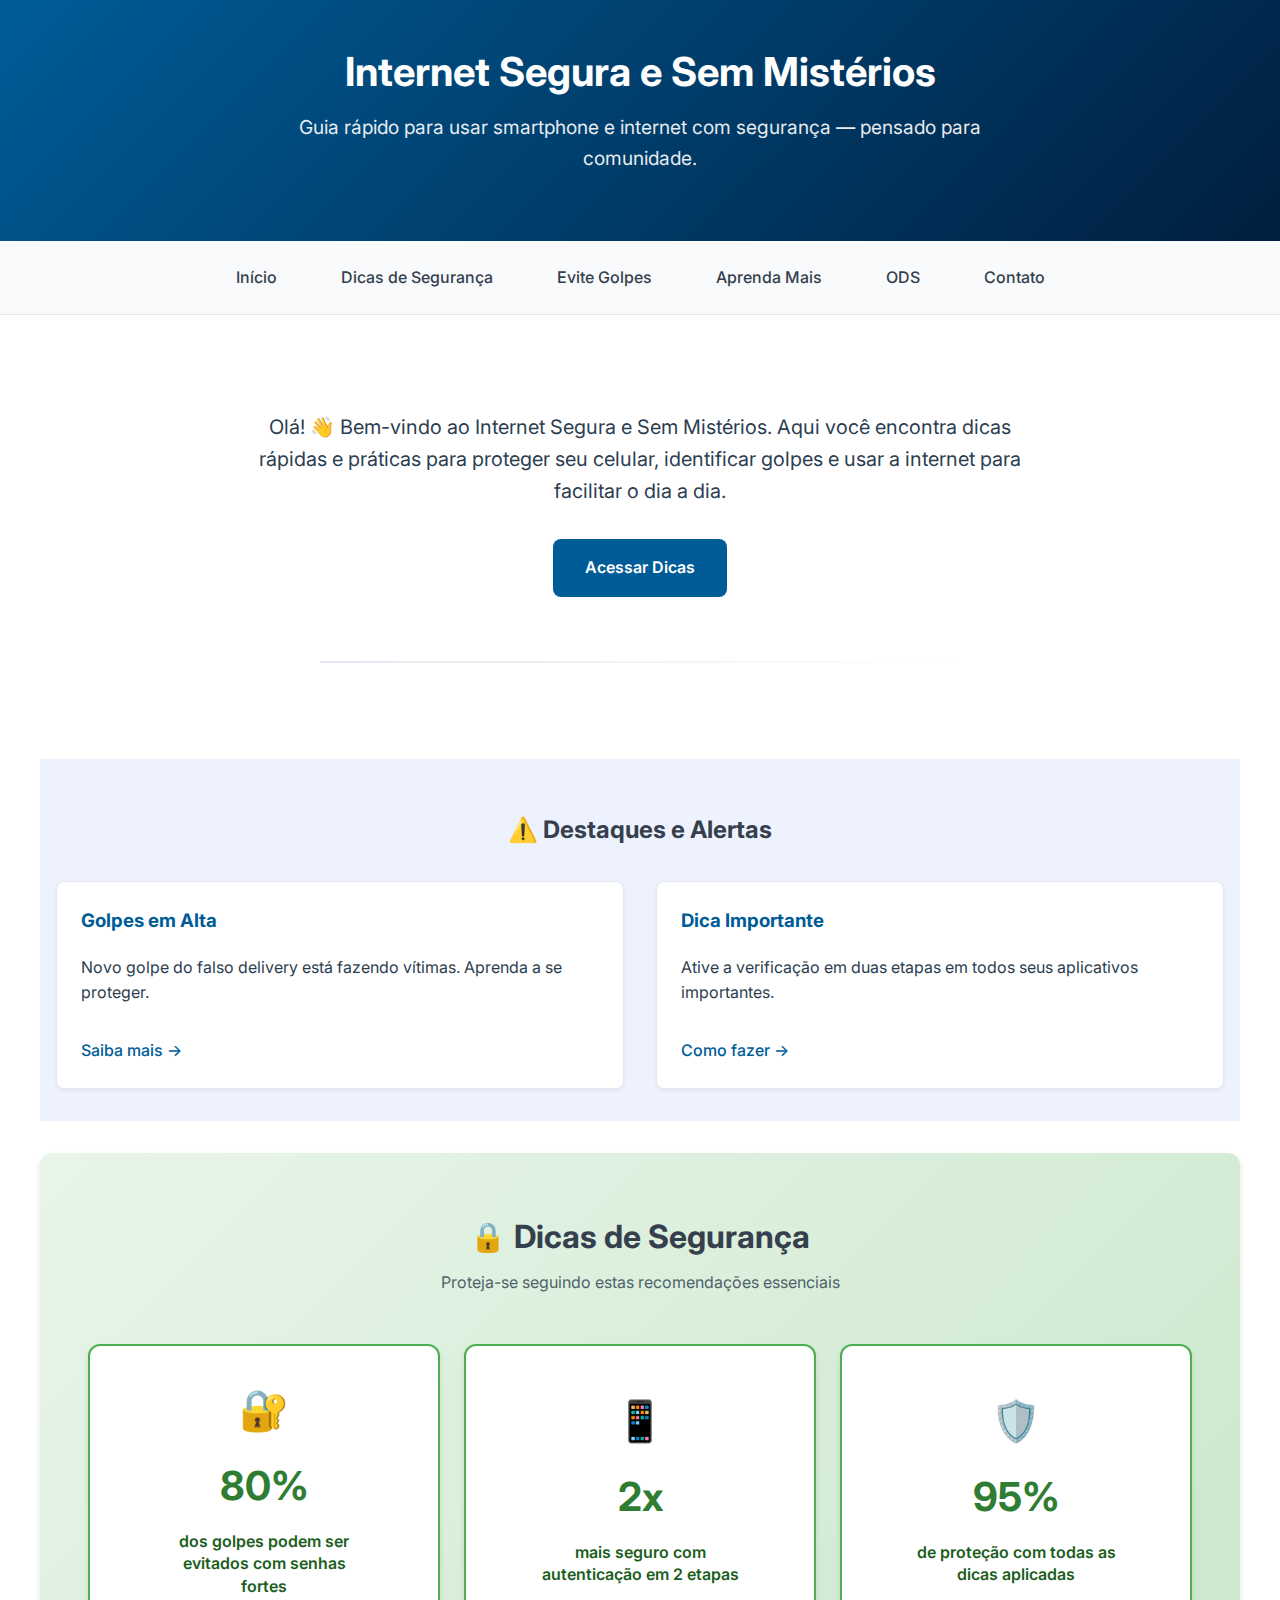
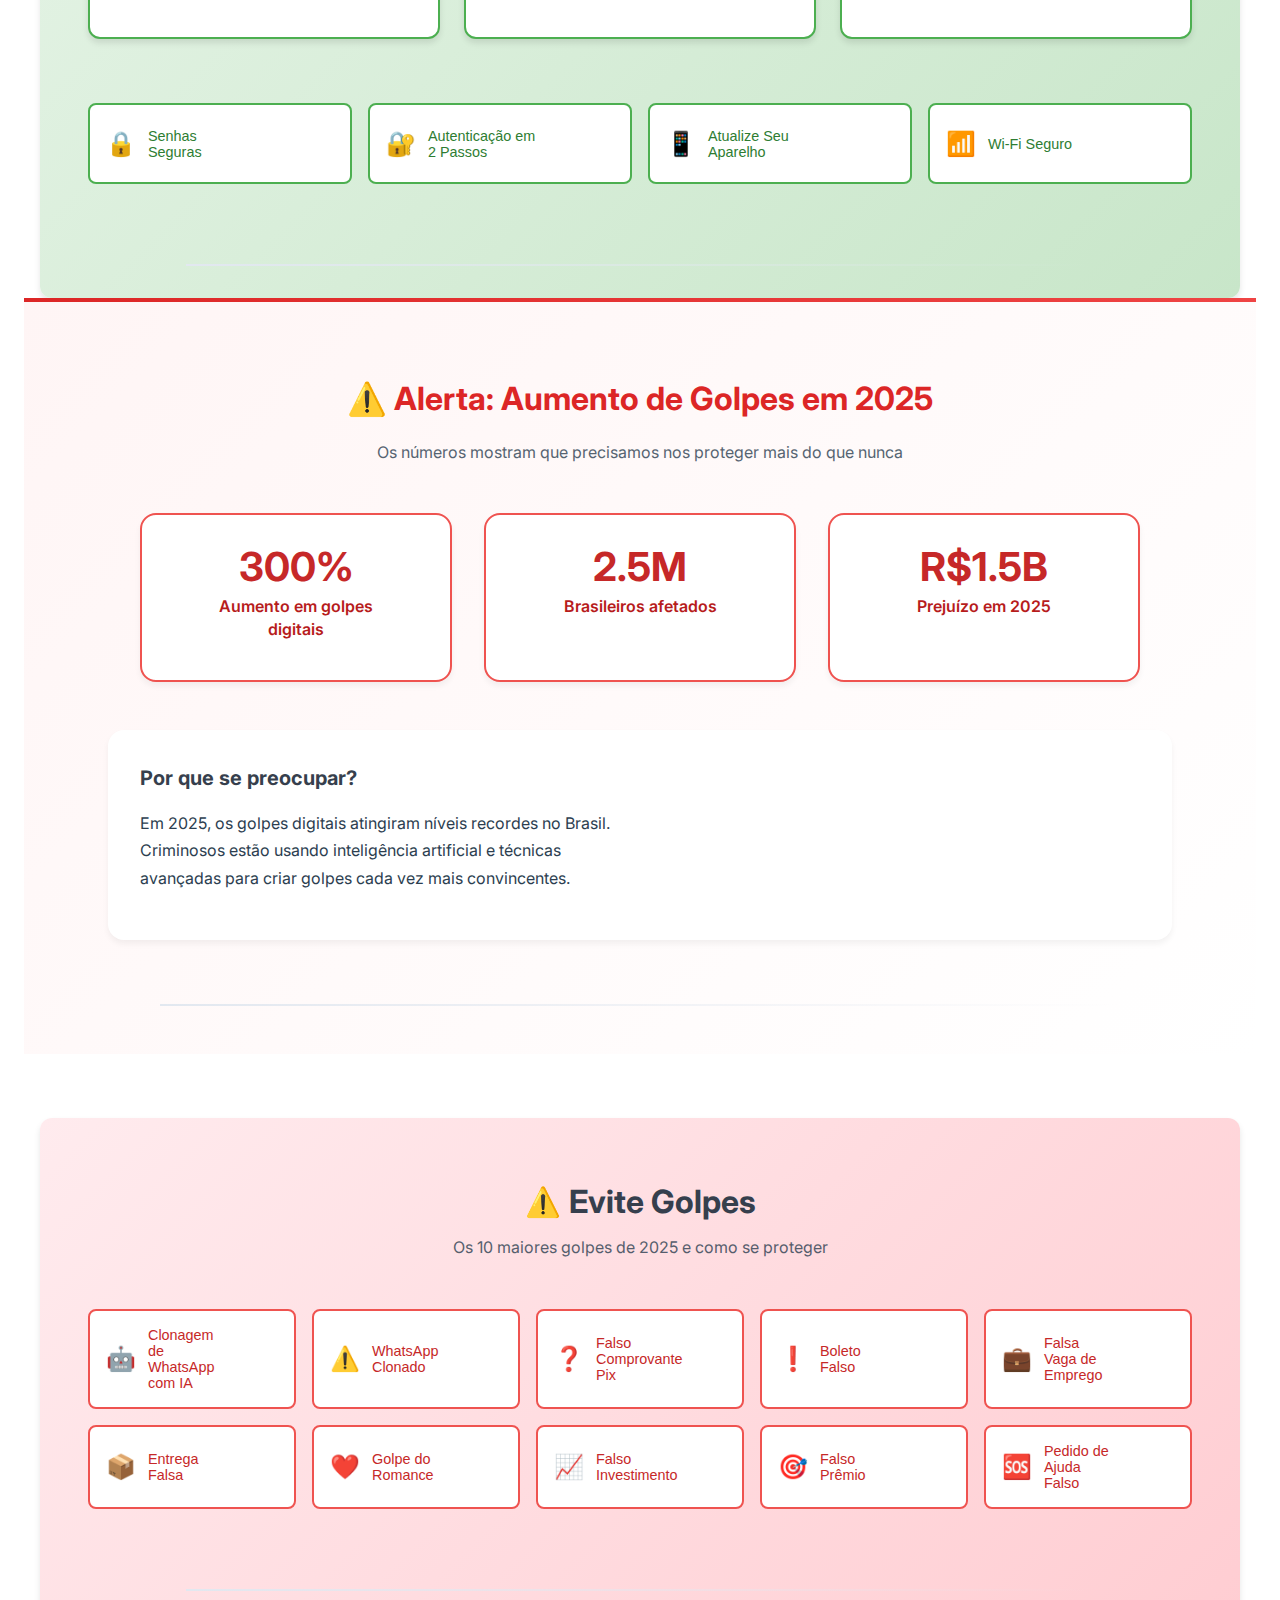
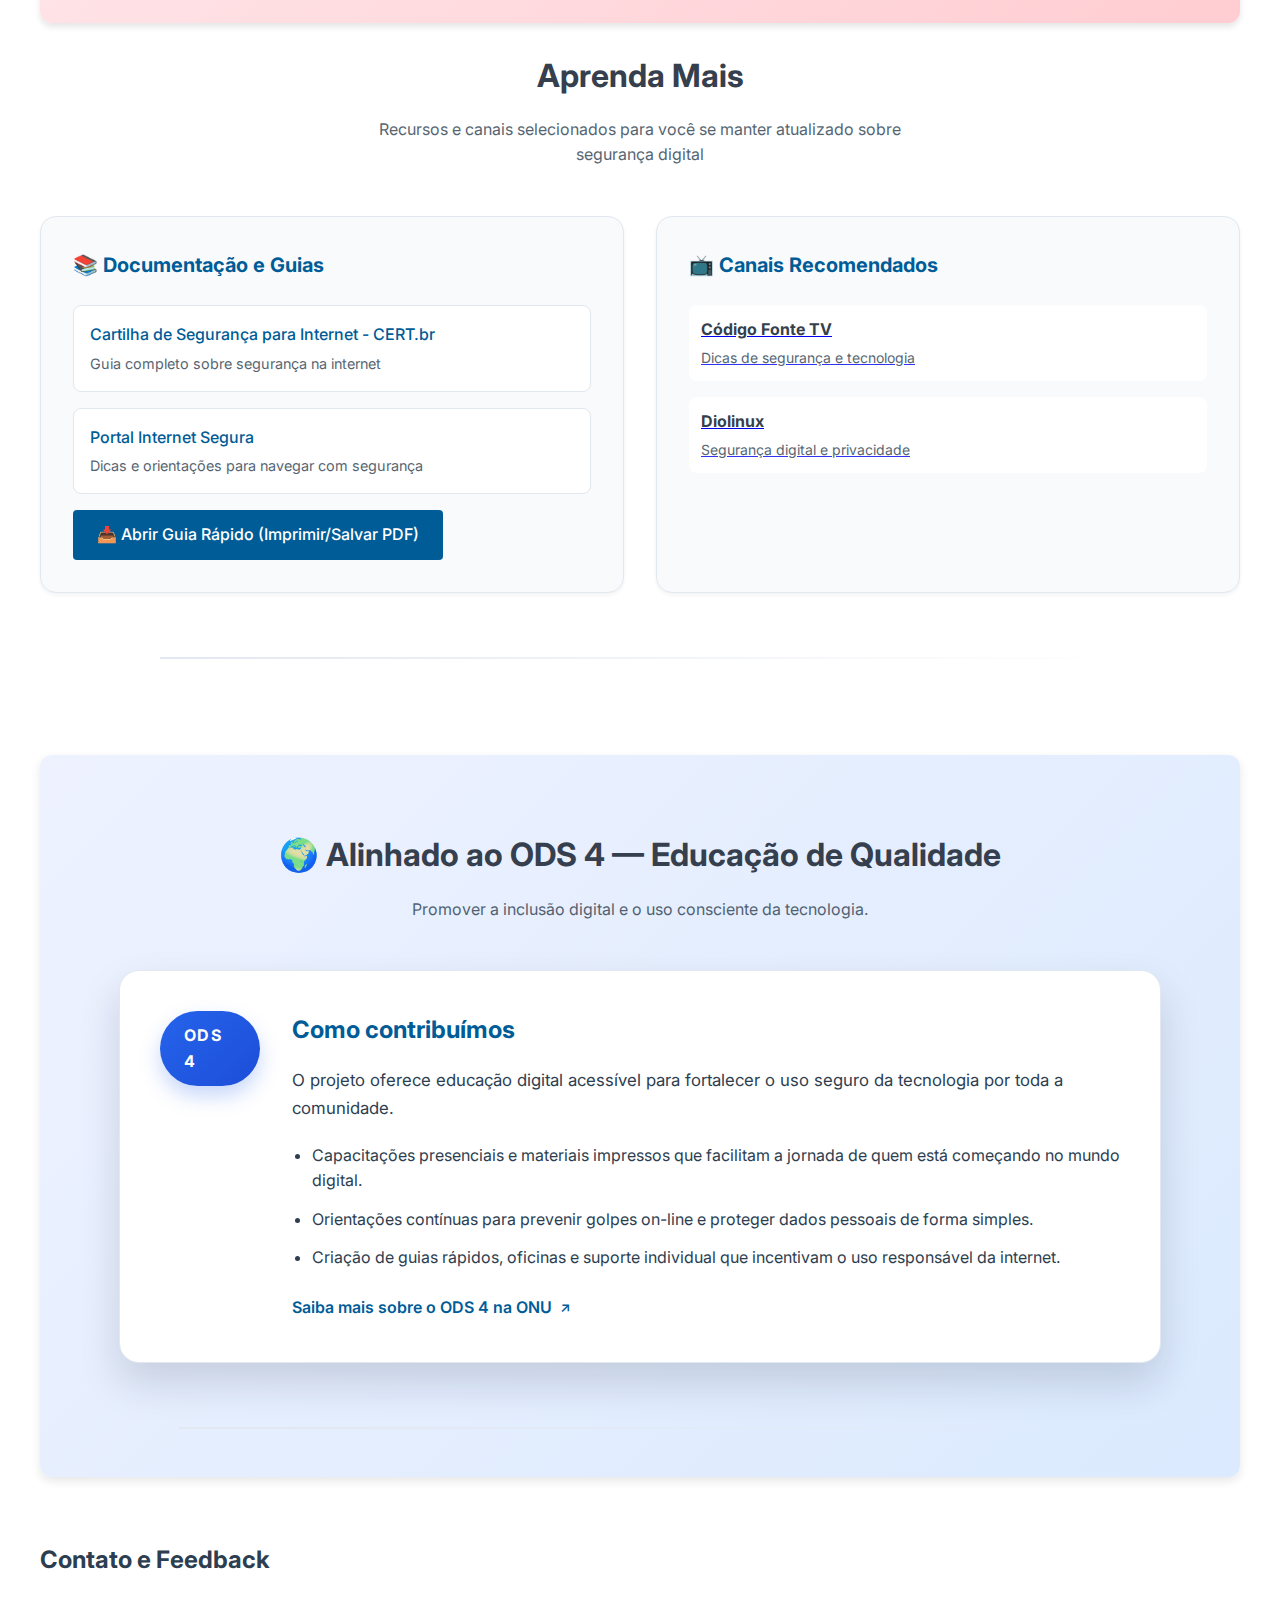
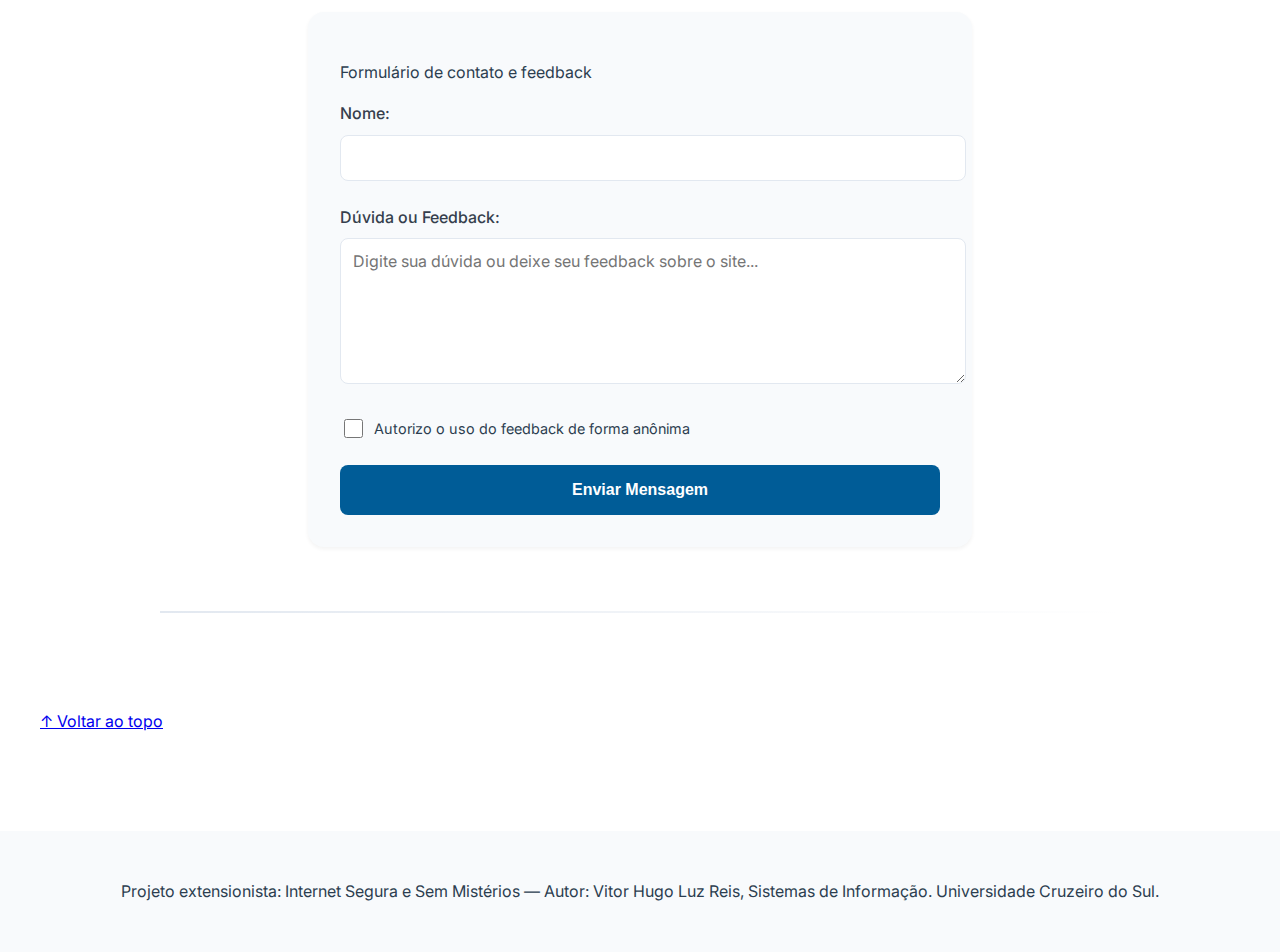
<file: index.html>
<!DOCTYPE html>
<html lang="pt-BR">
<head>
  <meta charset="utf-8" />
  <meta name="viewport" content="width=device-width,initial-scale=1" />
  <meta name="description" content="Guia rápido para usar a internet com segurança — projeto extensionista" />
  <meta name="keywords" content="segurança digital, golpes online, dicas de segurança, internet segura" />
  <meta name="author" content="Vitor Hugo Reis" />
  <meta property="og:title" content="Internet Segura e Sem Mistérios" />
  <meta property="og:description" content="Guia rápido para usar a internet com segurança — projeto extensionista" />
  <meta property="og:type" content="website" />
  <title>Internet Segura e Sem Mistérios</title>
  <link rel="stylesheet" href="assets/css/styles.css">
  <link href="https://fonts.googleapis.com/css2?family=Inter:wght@400;600;700&display=swap" rel="stylesheet">
  
  <!-- Plausible Analytics - Alternativa rápida e gratuita -->
  <!-- Privacy-friendly analytics by Plausible -->
  <script async src="https://plausible.io/js/pa-uF8qwO67d1cYqnGtviGdd.js"></script>
  <script>
    window.plausible=window.plausible||function(){(plausible.q=plausible.q||[]).push(arguments)},plausible.init=plausible.init||function(i){plausible.o=i||{}};
    plausible.init()
  </script>
</head>
<body>
  <header class="site-header">
    <div class="header-content">
      <h1>Internet Segura e Sem Mistérios</h1>
      <p class="subtitle">Guia rápido para usar smartphone e internet com segurança — pensado para comunidade.</p>
    </div>
  </header>

  <nav class="main-nav">
    <div class="nav-container">
      <a href="#home" class="nav-item">Início</a>
      <a href="#dicas" class="nav-item">Dicas de Segurança</a>
      <a href="#golpes" class="nav-item">Evite Golpes</a>
      <a href="#mais" class="nav-item">Aprenda Mais</a>
      <a href="#ods" class="nav-item">ODS</a>
      <a href="#contato" class="nav-item">Contato</a>
    </div>
  </nav>

  <main>
    <section id="home" class="home-section">
      <p class="welcome-text">Olá! 👋 Bem-vindo ao Internet Segura e Sem Mistérios. 
      Aqui você encontra dicas rápidas e práticas para proteger seu celular, identificar golpes e usar a internet para facilitar o dia a dia.</p>
      <a href="#dicas" class="cta-button">Acessar Dicas</a>
    </section>

    <div class="destaques">
      <h2>⚠️ Destaques e Alertas</h2>
      <div class="destaques-grid">
        <div class="destaque-item">
          <h3>Golpes em Alta</h3>
          <p>Novo golpe do falso delivery está fazendo vítimas. Aprenda a se proteger.</p>
          <a href="#golpes" class="destaque-link">Saiba mais →</a>
        </div>
        <div class="destaque-item">
          <h3>Dica Importante</h3>
          <p>Ative a verificação em duas etapas em todos seus aplicativos importantes.</p>
          <a href="#dicas" class="destaque-link">Como fazer →</a>
        </div>
      </div>
    </div>

    <section id="dicas" class="tips-section">
      <div class="section-header tips-header">
        <h2><span class="tips-icon">🔒</span> Dicas de Segurança</h2>
        <p>Proteja-se seguindo estas recomendações essenciais</p>
      </div>
      
      <div class="tips-stats">
        <div class="tip-stat-card">
          <span class="stat-icon">🔐</span>
          <span class="stat-number">80%</span>
          <span class="stat-label">dos golpes podem ser evitados com senhas fortes</span>
        </div>
        <div class="tip-stat-card">
          <span class="stat-icon">📱</span>
          <span class="stat-number">2x</span>
          <span class="stat-label">mais seguro com autenticação em 2 etapas</span>
        </div>
        <div class="tip-stat-card">
          <span class="stat-icon">🛡️</span>
          <span class="stat-number">95%</span>
          <span class="stat-label">de proteção com todas as dicas aplicadas</span>
        </div>
      </div>

      <div class="threats-grid tips-grid">
        <button class="threat-item" data-modal="senha" aria-label="Ver dicas sobre senhas seguras">
          <span class="threat-icon" role="img" aria-label="Ícone de cadeado">🔒</span>
          <span class="threat-name">Senhas Seguras</span>
          <span class="see-more">Ver solução →</span>
        </button>

        <button class="threat-item" data-modal="2fa">
          <span class="threat-icon">🔐</span>
          <span class="threat-name">Autenticação em 2 Passos</span>
          <span class="see-more">Ver solução →</span>
        </button>

        <button class="threat-item" data-modal="update">
          <span class="threat-icon">📱</span>
          <span class="threat-name">Atualize Seu Aparelho</span>
          <span class="see-more">Ver solução →</span>
        </button>

        <button class="threat-item" data-modal="wifi">
          <span class="threat-icon">📶</span>
          <span class="threat-name">Wi-Fi Seguro</span>
          <span class="see-more">Ver solução →</span>
        </button>
      </div>

      <!-- Modal de Solução -->
      <div id="solutionModal" class="solution-modal">
        <div class="solution-content">
          <button class="close-modal">&times;</button>
          <div class="solution-header">
            <span class="solution-icon"></span>
            <h3 class="solution-title"></h3>
          </div>
          <div class="solution-body">
            <div class="solution-description"></div>
            <div class="solution-steps"></div>
            <div class="solution-tips"></div>
          </div>
        </div>
      </div>
    </section>

    <section id="alerta" class="alert-section">
      <div class="section-header">
        <h2>⚠️ Alerta: Aumento de Golpes em 2025</h2>
        <p>Os números mostram que precisamos nos proteger mais do que nunca</p>
      </div>
      
      <div class="alert-stats-container">
        <div class="stat-card">
          <span class="stat-number">300%</span>
          <span class="stat-label">Aumento em golpes digitais</span>
        </div>
        <div class="stat-card">
          <span class="stat-number">2.5M</span>
          <span class="stat-label">Brasileiros afetados</span>
        </div>
        <div class="stat-card">
          <span class="stat-number">R$1.5B</span>
          <span class="stat-label">Prejuízo em 2025</span>
        </div>
      </div>

      <div class="alert-details">
        <div class="alert-text">
          <h3>Por que se preocupar?</h3>
          <p>Em 2025, os golpes digitais atingiram níveis recordes no Brasil. Criminosos estão usando inteligência artificial e técnicas avançadas para criar golpes cada vez mais convincentes.</p>
        </div>
      </div>
    </section>

    <section id="golpes" class="warning-section warning-content">
      <div class="section-header warning-header">
        <h2><span class="warning-icon">⚠️</span> Evite Golpes</h2>
        <p>Os 10 maiores golpes de 2025 e como se proteger</p>
      </div>

      <div class="threats-grid warning-grid">
        <button class="threat-item" data-modal="whatsapp-ia">
          <span class="threat-icon">🤖</span>
          <span class="threat-name">Clonagem de WhatsApp com IA</span>
          <span class="see-more">Ver solução →</span>
        </button>

        <button class="threat-item" data-modal="whatsapp-clonado">
          <span class="threat-icon">⚠️</span>
          <span class="threat-name">WhatsApp Clonado</span>
          <span class="see-more">Ver solução →</span>
        </button>

        <button class="threat-item" data-modal="pix">
          <span class="threat-icon">❓</span>
          <span class="threat-name">Falso Comprovante Pix</span>
          <span class="see-more">Ver solução →</span>
        </button>

        <button class="threat-item" data-modal="boleto">
          <span class="threat-icon">❗</span>
          <span class="threat-name">Boleto Falso</span>
          <span class="see-more">Ver solução →</span>
        </button>

        <button class="threat-item" data-modal="emprego">
          <span class="threat-icon">💼</span>
          <span class="threat-name">Falsa Vaga de Emprego</span>
          <span class="see-more">Ver solução →</span>
        </button>

        <button class="threat-item" data-modal="entrega">
          <span class="threat-icon">📦</span>
          <span class="threat-name">Entrega Falsa</span>
          <span class="see-more">Ver solução →</span>
        </button>

        <button class="threat-item" data-modal="namoro">
          <span class="threat-icon">❤️</span>
          <span class="threat-name">Golpe do Romance</span>
          <span class="see-more">Ver solução →</span>
        </button>

        <button class="threat-item" data-modal="investimento">
          <span class="threat-icon">📈</span>
          <span class="threat-name">Falso Investimento</span>
          <span class="see-more">Ver solução →</span>
        </button>

        <button class="threat-item" data-modal="premio">
          <span class="threat-icon">🎯</span>
          <span class="threat-name">Falso Prêmio</span>
          <span class="see-more">Ver solução →</span>
        </button>

        <button class="threat-item" data-modal="ajuda">
          <span class="threat-icon">🆘</span>
          <span class="threat-name">Pedido de Ajuda Falso</span>
          <span class="see-more">Ver solução →</span>
        </button>
      </div>

      <!-- Modal de Solução -->
      <div id="solutionModal" class="solution-modal">
        <div class="solution-content">
          <button class="close-modal">&times;</button>
          <div class="solution-header">
            <span class="solution-icon"></span>
            <h3 class="solution-title"></h3>
          </div>
          <div class="solution-body">
            <div class="solution-description"></div>
            <div class="solution-steps"></div>
            <div class="solution-tips"></div>
          </div>
        </div>
      </div>
    </section>

    <section id="mais">
      <div class="section-header">
        <h2>Aprenda Mais</h2>
        <p>Recursos e canais selecionados para você se manter atualizado sobre segurança digital</p>
      </div>

      <div class="resources-grid">
        <!-- Documentação e Guias -->
        <div class="resource-box">
          <h3>📚 Documentação e Guias</h3>
          <ul class="resources-list">
            <li>
              <a href="https://cartilha.cert.br/" target="_blank" rel="noopener" class="resource-link">
                <span class="resource-title">Cartilha de Segurança para Internet - CERT.br</span>
                <span class="resource-desc">Guia completo sobre segurança na internet</span>
              </a>
            </li>
            <li>
              <a href="https://internetsegura.br/" target="_blank" rel="noopener" class="resource-link">
                <span class="resource-title">Portal Internet Segura</span>
                <span class="resource-desc">Dicas e orientações para navegar com segurança</span>
              </a>
            </li>
            <li>
              <a href="assets/pdf/guia-resumido.html" target="_blank" rel="noopener" class="download-button">
                <span>📥 Abrir Guia Rápido (Imprimir/Salvar PDF)</span>
              </a>
            </li>
          </ul>
        </div>

        <!-- Canais do YouTube -->
        <div class="resource-box">
          <h3>📺 Canais Recomendados</h3>
          <div class="channel-list">
            <a href="https://www.youtube.com/user/codigofonteTv" target="_blank" rel="noopener" class="channel-item">
              <!-- <img src="https://yt3.googleusercontent.com/ytc/APkrFKbhq4OCxOAFpdOkNBH0gHPxGIoMk-68jL6S9ZNTGg=s176-c-k-c0x00ffffff-no-rj" alt="Código Fonte TV" class="channel-thumb"> -->
              <div class="channel-info">
                <h4>Código Fonte TV</h4>
                <p>Dicas de segurança e tecnologia</p>
              </div>
            </a>
            <a href="https://www.youtube.com/c/DiolinuxBr" target="_blank" rel="noopener" class="channel-item">
              <!-- <img src="https://yt3.googleusercontent.com/ytc/APkrFKY8wFN_epD1vpxYrSK4exuZIQbxCKTBBGLqnU7HHQ=s176-c-k-c0x00ffffff-no-rj" alt="Diolinux" class="channel-thumb"> -->
              <div class="channel-info">
                <h4>Diolinux</h4>
                <p>Segurança digital e privacidade</p>
              </div>
            </a>
        </div>
      </div>
    </section>

    <section id="ods" class="ods-section" aria-labelledby="ods-title">
      <div class="section-header">
        <h2 id="ods-title">🌍 Alinhado ao ODS 4 — Educação de Qualidade</h2>
        <p>Promover a inclusão digital e o uso consciente da tecnologia.</p>
      </div>

      <div class="ods-content">
        <article class="ods-card">
          <div class="ods-pill" aria-hidden="true">ODS 4</div>
          <div class="ods-text">
            <h3>Como contribuímos</h3>
            <p>O projeto oferece educação digital acessível para fortalecer o uso seguro da tecnologia por toda a comunidade.</p>
            <ul>
              <li>Capacitações presenciais e materiais impressos que facilitam a jornada de quem está começando no mundo digital.</li>
              <li>Orientações contínuas para prevenir golpes on-line e proteger dados pessoais de forma simples.</li>
              <li>Criação de guias rápidos, oficinas e suporte individual que incentivam o uso responsável da internet.</li>
            </ul>
            <a href="https://brasil.un.org/pt-br/sdgs/4" target="_blank" rel="noopener" class="ods-link">
              Saiba mais sobre o ODS 4 na ONU
            </a>
          </div>
        </article>
      </div>
    </section>

    <section id="contato" aria-label="Formulário de Contato">
      <h2>Contato e Feedback</h2>
      <div class="form-container">
        <form id="contactForm" action="#" method="POST" aria-labelledby="form-title">
          <p id="form-title" class="visually-hidden">Formulário de contato e feedback</p>
          <div class="form-group">
            <label for="nome">Nome:</label>
            <input type="text" id="nome" name="nome" required>
          </div>

          <div class="form-group">
            <label for="mensagem">Dúvida ou Feedback:</label>
            <textarea id="mensagem" name="mensagem" rows="4" required placeholder="Digite sua dúvida ou deixe seu feedback sobre o site..."></textarea>
          </div>

          <div class="form-group checkbox">
            <input type="checkbox" id="autorizo" name="autorizo">
            <label for="autorizo">Autorizo o uso do feedback de forma anônima</label>
          </div>

          <button type="submit" class="submit-button">Enviar Mensagem</button>
        </form>
      </div>
    </section>

    <div class="back-to-top">
      <a href="#home" class="top-link" aria-label="Voltar ao topo da página">↑ Voltar ao topo</a>
    </div>
  </main>

  <footer>
    <p>Projeto extensionista: Internet Segura e Sem Mistérios — Autor: Vitor Hugo Luz Reis, Sistemas de Informação. Universidade Cruzeiro do Sul.</p>
  </footer>

  <script src="assets/js/main.js"></script>
</body>
</html>
</file>
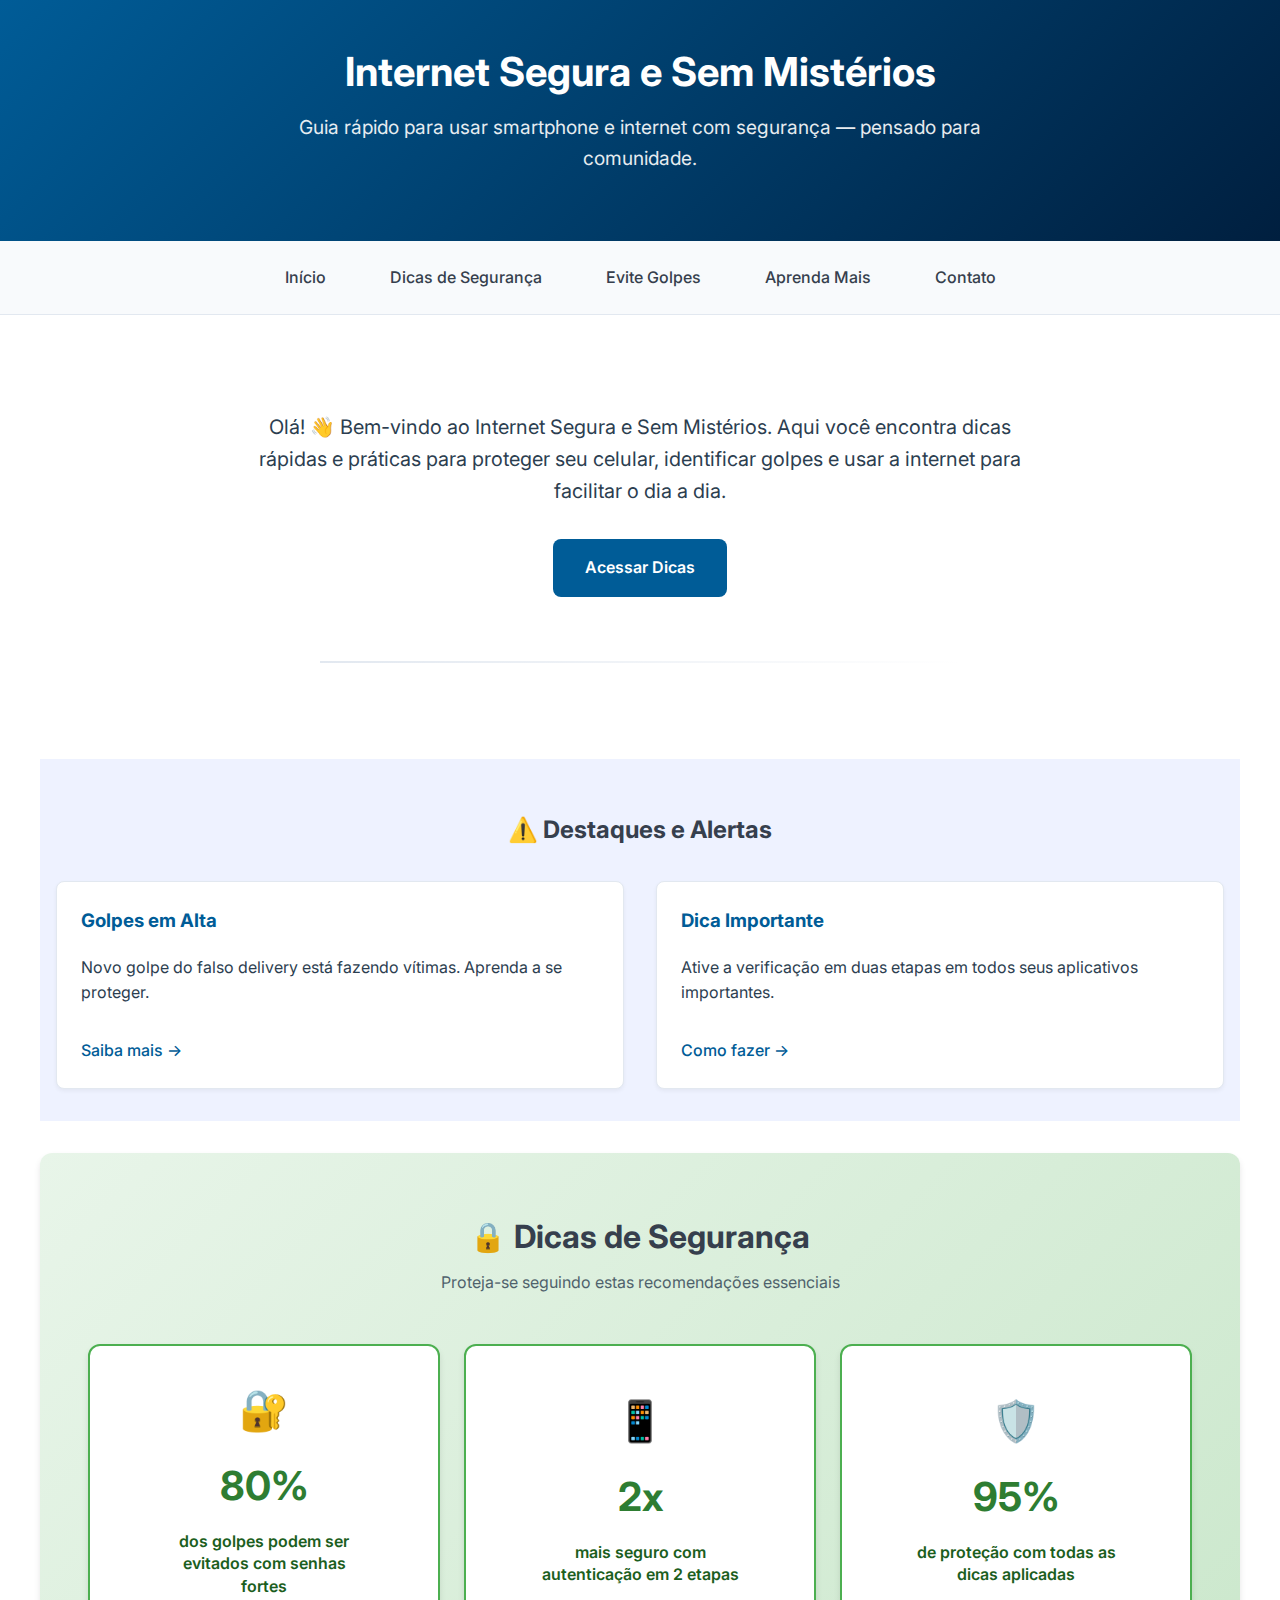
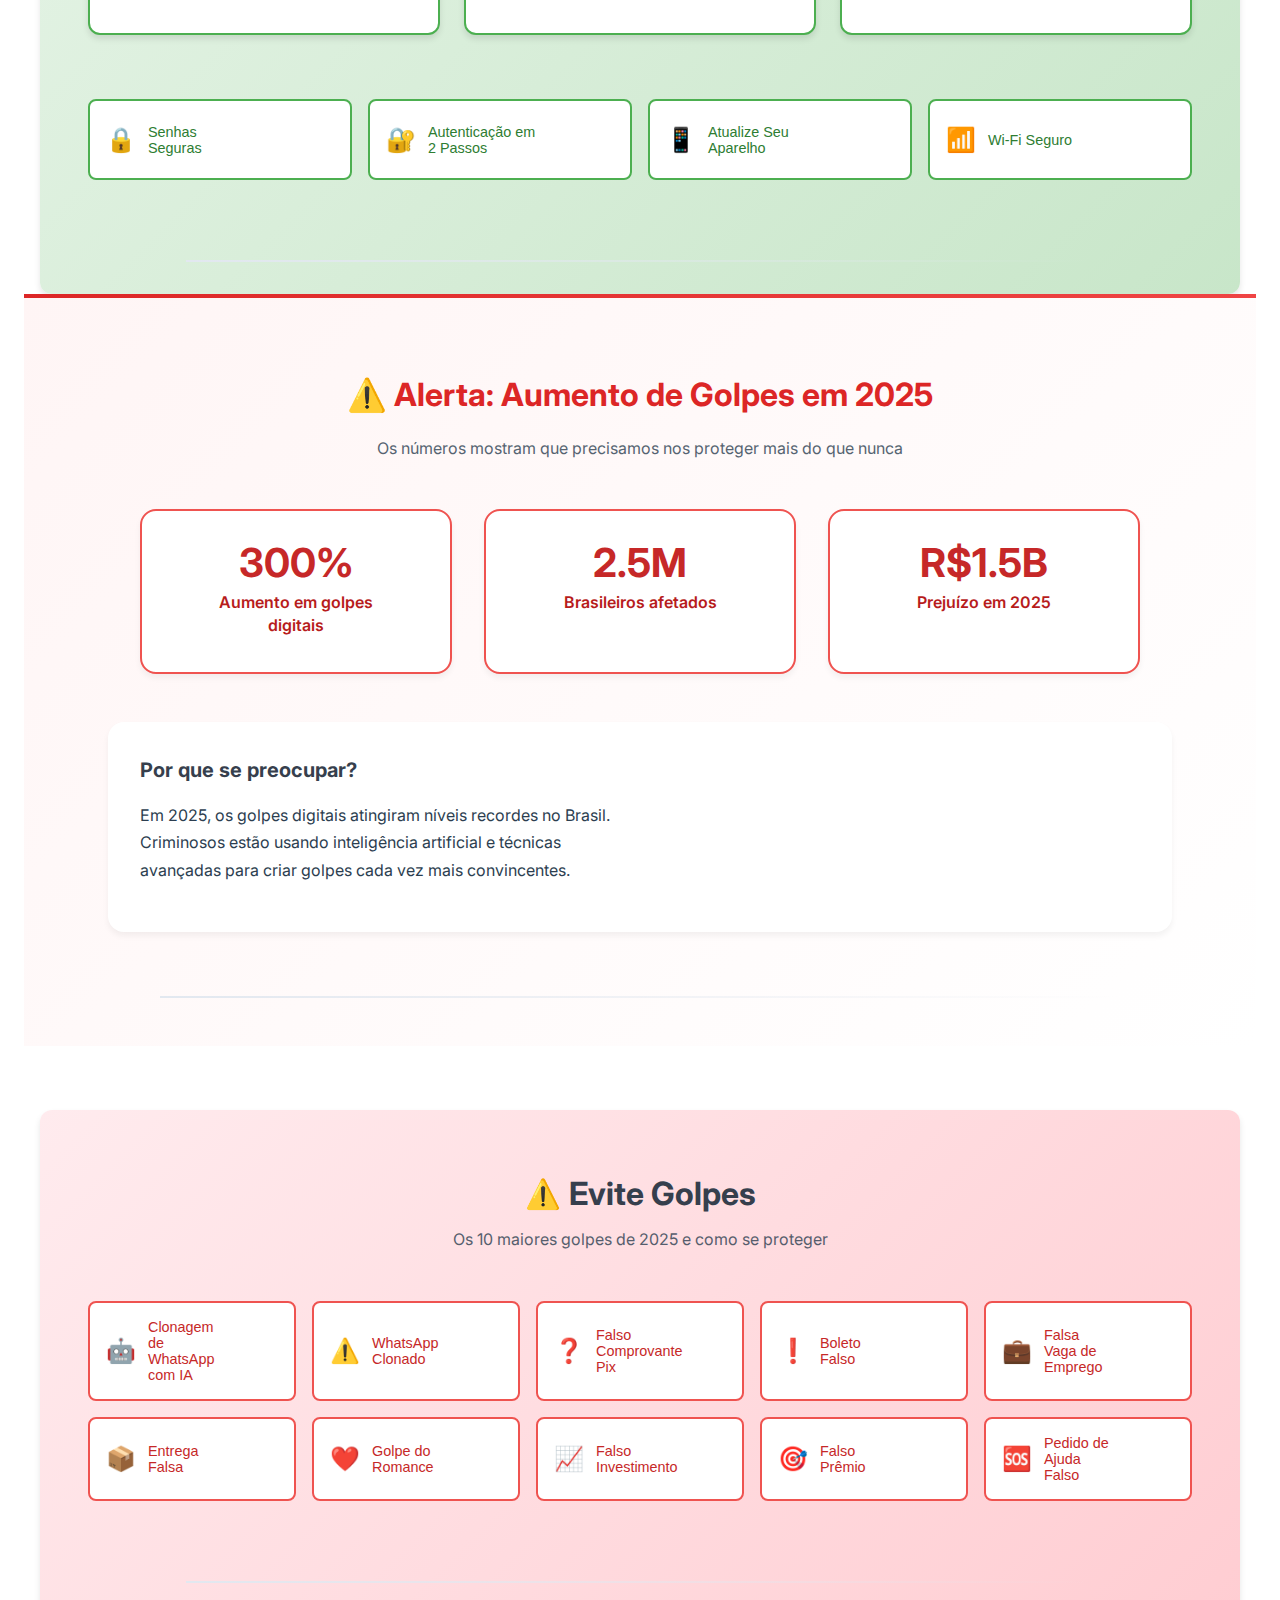
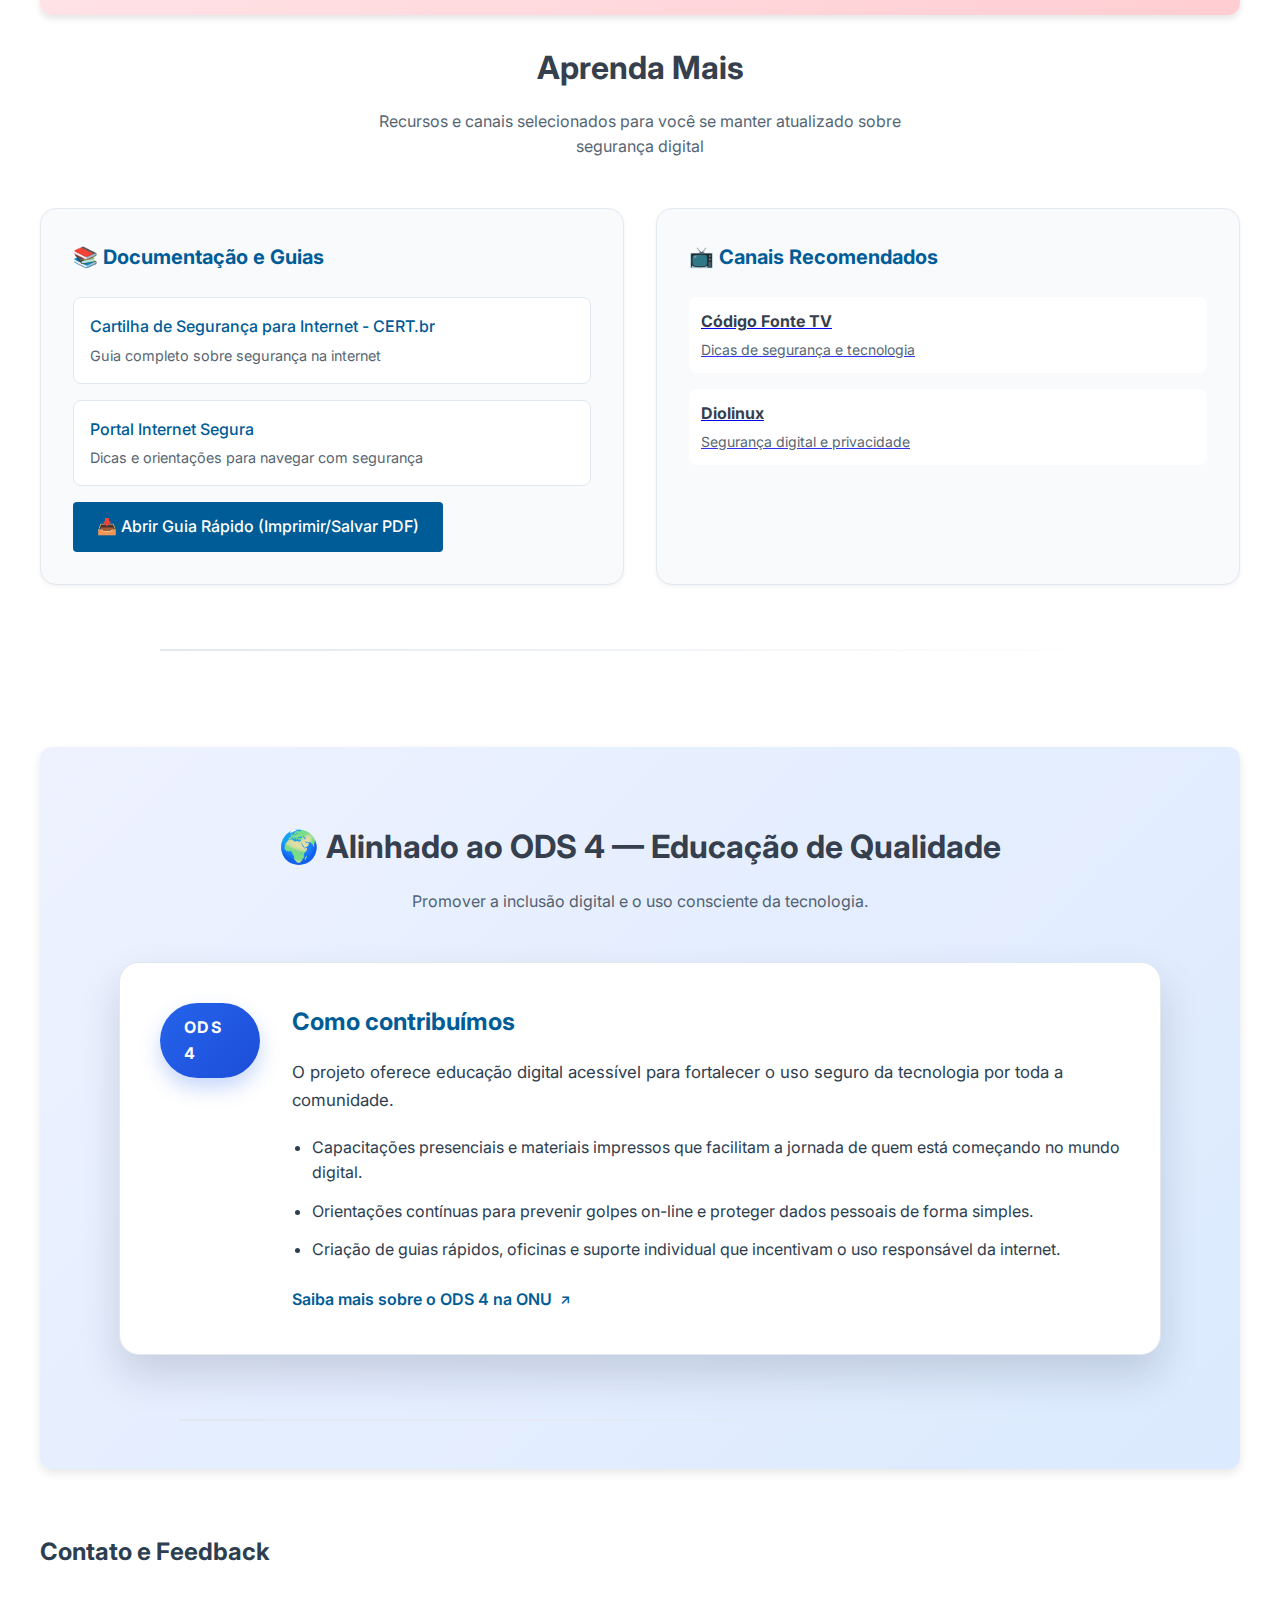
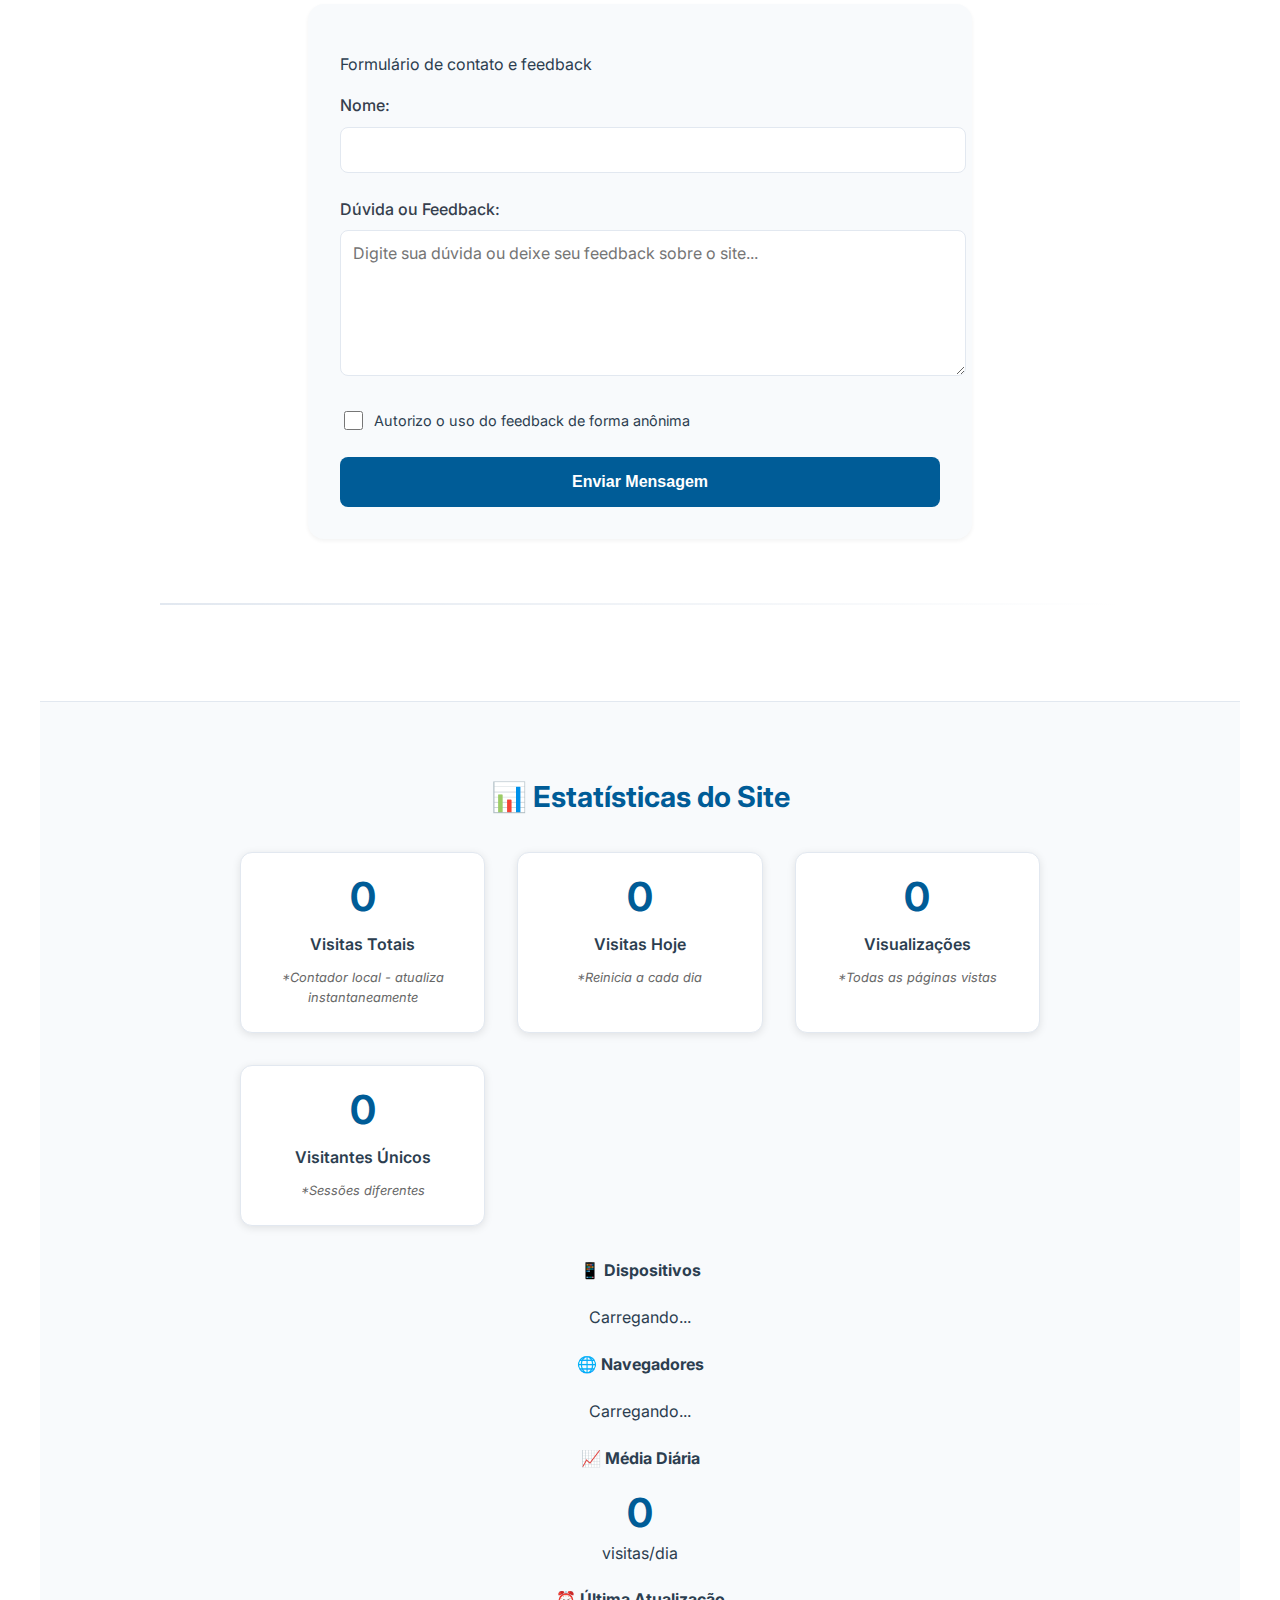
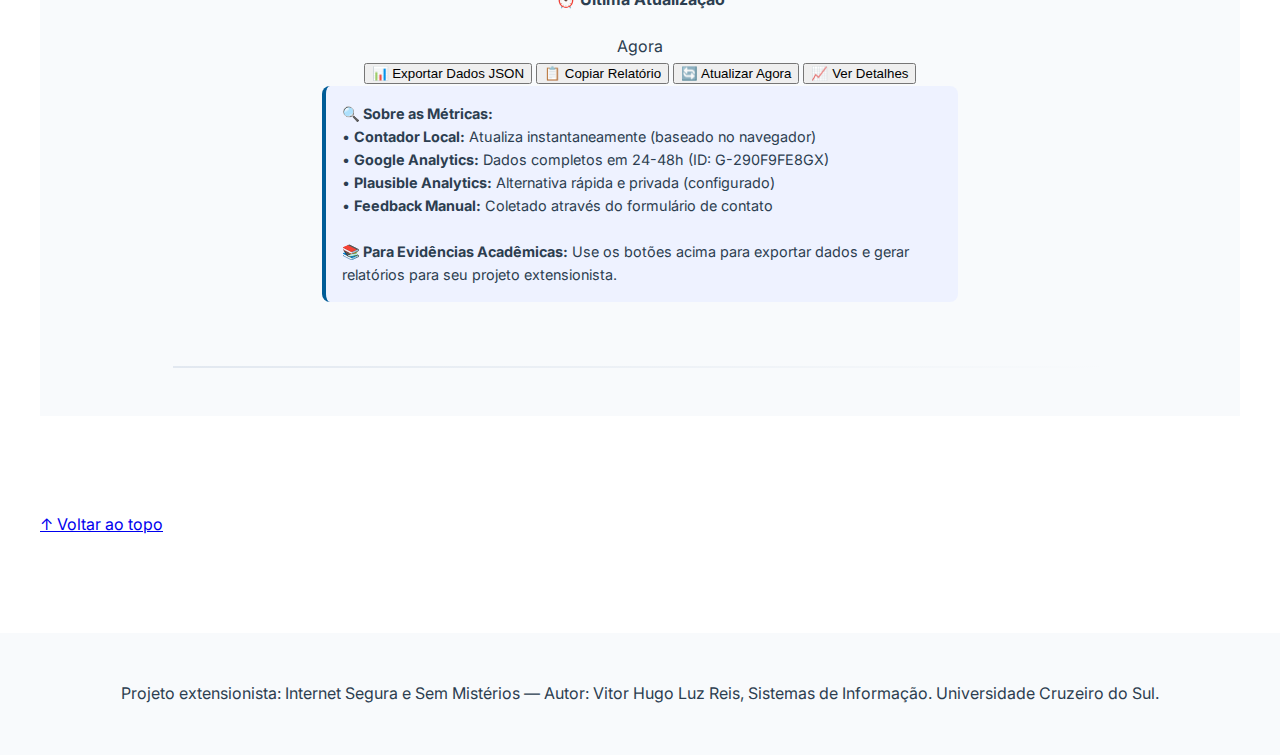
<file: internet-segura/index.html>
<!DOCTYPE html>
<html lang="pt-BR">
<head>
  <meta charset="utf-8" />
  <meta name="viewport" content="width=device-width,initial-scale=1" />
  <meta name="description" content="Guia rápido para usar a internet com segurança — projeto extensionista" />
  <meta name="keywords" content="segurança digital, golpes online, dicas de segurança, internet segura" />
  <meta name="author" content="Vitor Hugo Reis" />
  <meta property="og:title" content="Internet Segura e Sem Mistérios" />
  <meta property="og:description" content="Guia rápido para usar a internet com segurança — projeto extensionista" />
  <meta property="og:type" content="website" />
  <title>Internet Segura e Sem Mistérios</title>
  <link rel="stylesheet" href="assets/css/styles.css">
  <link href="https://fonts.googleapis.com/css2?family=Inter:wght@400;600;700&display=swap" rel="stylesheet">
  
  <!-- Google Analytics GA4 -->
  <!-- SUBSTITUA 'G-XXXXXXXXXX' pelo seu ID de medição do Google Analytics -->
  <script async src="https://www.googletagmanager.com/gtag/js?id=G-290F9FE8GX"></script>
  <script>
    window.dataLayer = window.dataLayer || [];
    function gtag(){dataLayer.push(arguments);}
    gtag('js', new Date());
    gtag('config', 'G-290F9FE8GX');
  </script>

  <!-- Plausible Analytics - Alternativa rápida e gratuita -->
  <!-- Privacy-friendly analytics by Plausible -->
  <script async src="https://plausible.io/js/pa-uF8qwO67d1cYqnGtviGdd.js"></script>
  <script>
    window.plausible=window.plausible||function(){(plausible.q=plausible.q||[]).push(arguments)},plausible.init=plausible.init||function(i){plausible.o=i||{}};
    plausible.init()
  </script>
</head>
<body>
  <header class="site-header">
    <div class="header-content">
      <h1>Internet Segura e Sem Mistérios</h1>
      <p class="subtitle">Guia rápido para usar smartphone e internet com segurança — pensado para comunidade.</p>
    </div>
  </header>

  <nav class="main-nav">
    <div class="nav-container">
      <a href="#home" class="nav-item">Início</a>
      <a href="#dicas" class="nav-item">Dicas de Segurança</a>
      <a href="#golpes" class="nav-item">Evite Golpes</a>
      <a href="#mais" class="nav-item">Aprenda Mais</a>
      <a href="#contato" class="nav-item">Contato</a>
    </div>
  </nav>

  <main>
    <section id="home" class="home-section">
      <p class="welcome-text">Olá! 👋 Bem-vindo ao Internet Segura e Sem Mistérios. 
      Aqui você encontra dicas rápidas e práticas para proteger seu celular, identificar golpes e usar a internet para facilitar o dia a dia.</p>
      <a href="#dicas" class="cta-button">Acessar Dicas</a>
    </section>

    <div class="destaques">
      <h2>⚠️ Destaques e Alertas</h2>
      <div class="destaques-grid">
        <div class="destaque-item">
          <h3>Golpes em Alta</h3>
          <p>Novo golpe do falso delivery está fazendo vítimas. Aprenda a se proteger.</p>
          <a href="#golpes" class="destaque-link">Saiba mais →</a>
        </div>
        <div class="destaque-item">
          <h3>Dica Importante</h3>
          <p>Ative a verificação em duas etapas em todos seus aplicativos importantes.</p>
          <a href="#dicas" class="destaque-link">Como fazer →</a>
        </div>
      </div>
    </div>

    <section id="dicas" class="tips-section">
      <div class="section-header tips-header">
        <h2><span class="tips-icon">🔒</span> Dicas de Segurança</h2>
        <p>Proteja-se seguindo estas recomendações essenciais</p>
      </div>
      
      <div class="tips-stats">
        <div class="tip-stat-card">
          <span class="stat-icon">🔐</span>
          <span class="stat-number">80%</span>
          <span class="stat-label">dos golpes podem ser evitados com senhas fortes</span>
        </div>
        <div class="tip-stat-card">
          <span class="stat-icon">📱</span>
          <span class="stat-number">2x</span>
          <span class="stat-label">mais seguro com autenticação em 2 etapas</span>
        </div>
        <div class="tip-stat-card">
          <span class="stat-icon">🛡️</span>
          <span class="stat-number">95%</span>
          <span class="stat-label">de proteção com todas as dicas aplicadas</span>
        </div>
      </div>

      <div class="threats-grid tips-grid">
        <button class="threat-item" data-modal="senha" aria-label="Ver dicas sobre senhas seguras">
          <span class="threat-icon" role="img" aria-label="Ícone de cadeado">🔒</span>
          <span class="threat-name">Senhas Seguras</span>
          <span class="see-more">Ver solução →</span>
        </button>

        <button class="threat-item" data-modal="2fa">
          <span class="threat-icon">🔐</span>
          <span class="threat-name">Autenticação em 2 Passos</span>
          <span class="see-more">Ver solução →</span>
        </button>

        <button class="threat-item" data-modal="update">
          <span class="threat-icon">📱</span>
          <span class="threat-name">Atualize Seu Aparelho</span>
          <span class="see-more">Ver solução →</span>
        </button>

        <button class="threat-item" data-modal="wifi">
          <span class="threat-icon">📶</span>
          <span class="threat-name">Wi-Fi Seguro</span>
          <span class="see-more">Ver solução →</span>
        </button>
      </div>

      <!-- Modal de Solução -->
      <div id="solutionModal" class="solution-modal">
        <div class="solution-content">
          <button class="close-modal">&times;</button>
          <div class="solution-header">
            <span class="solution-icon"></span>
            <h3 class="solution-title"></h3>
          </div>
          <div class="solution-body">
            <div class="solution-description"></div>
            <div class="solution-steps"></div>
            <div class="solution-tips"></div>
          </div>
        </div>
      </div>
    </section>

    <section id="alerta" class="alert-section">
      <div class="section-header">
        <h2>⚠️ Alerta: Aumento de Golpes em 2025</h2>
        <p>Os números mostram que precisamos nos proteger mais do que nunca</p>
      </div>
      
      <div class="alert-stats-container">
        <div class="stat-card">
          <span class="stat-number">300%</span>
          <span class="stat-label">Aumento em golpes digitais</span>
        </div>
        <div class="stat-card">
          <span class="stat-number">2.5M</span>
          <span class="stat-label">Brasileiros afetados</span>
        </div>
        <div class="stat-card">
          <span class="stat-number">R$1.5B</span>
          <span class="stat-label">Prejuízo em 2025</span>
        </div>
      </div>

      <div class="alert-details">
        <div class="alert-text">
          <h3>Por que se preocupar?</h3>
          <p>Em 2025, os golpes digitais atingiram níveis recordes no Brasil. Criminosos estão usando inteligência artificial e técnicas avançadas para criar golpes cada vez mais convincentes.</p>
        </div>
      </div>
    </section>

    <section id="golpes" class="warning-section warning-content">
      <div class="section-header warning-header">
        <h2><span class="warning-icon">⚠️</span> Evite Golpes</h2>
        <p>Os 10 maiores golpes de 2025 e como se proteger</p>
      </div>

      <div class="threats-grid warning-grid">
        <button class="threat-item" data-modal="whatsapp-ia">
          <span class="threat-icon">🤖</span>
          <span class="threat-name">Clonagem de WhatsApp com IA</span>
          <span class="see-more">Ver solução →</span>
        </button>

        <button class="threat-item" data-modal="whatsapp-clonado">
          <span class="threat-icon">⚠️</span>
          <span class="threat-name">WhatsApp Clonado</span>
          <span class="see-more">Ver solução →</span>
        </button>

        <button class="threat-item" data-modal="pix">
          <span class="threat-icon">❓</span>
          <span class="threat-name">Falso Comprovante Pix</span>
          <span class="see-more">Ver solução →</span>
        </button>

        <button class="threat-item" data-modal="boleto">
          <span class="threat-icon">❗</span>
          <span class="threat-name">Boleto Falso</span>
          <span class="see-more">Ver solução →</span>
        </button>

        <button class="threat-item" data-modal="emprego">
          <span class="threat-icon">💼</span>
          <span class="threat-name">Falsa Vaga de Emprego</span>
          <span class="see-more">Ver solução →</span>
        </button>

        <button class="threat-item" data-modal="entrega">
          <span class="threat-icon">📦</span>
          <span class="threat-name">Entrega Falsa</span>
          <span class="see-more">Ver solução →</span>
        </button>

        <button class="threat-item" data-modal="namoro">
          <span class="threat-icon">❤️</span>
          <span class="threat-name">Golpe do Romance</span>
          <span class="see-more">Ver solução →</span>
        </button>

        <button class="threat-item" data-modal="investimento">
          <span class="threat-icon">📈</span>
          <span class="threat-name">Falso Investimento</span>
          <span class="see-more">Ver solução →</span>
        </button>

        <button class="threat-item" data-modal="premio">
          <span class="threat-icon">🎯</span>
          <span class="threat-name">Falso Prêmio</span>
          <span class="see-more">Ver solução →</span>
        </button>

        <button class="threat-item" data-modal="ajuda">
          <span class="threat-icon">🆘</span>
          <span class="threat-name">Pedido de Ajuda Falso</span>
          <span class="see-more">Ver solução →</span>
        </button>
      </div>

      <!-- Modal de Solução -->
      <div id="solutionModal" class="solution-modal">
        <div class="solution-content">
          <button class="close-modal">&times;</button>
          <div class="solution-header">
            <span class="solution-icon"></span>
            <h3 class="solution-title"></h3>
          </div>
          <div class="solution-body">
            <div class="solution-description"></div>
            <div class="solution-steps"></div>
            <div class="solution-tips"></div>
          </div>
        </div>
      </div>
    </section>

    <section id="mais">
      <div class="section-header">
        <h2>Aprenda Mais</h2>
        <p>Recursos e canais selecionados para você se manter atualizado sobre segurança digital</p>
      </div>

      <div class="resources-grid">
        <!-- Documentação e Guias -->
        <div class="resource-box">
          <h3>📚 Documentação e Guias</h3>
          <ul class="resources-list">
            <li>
              <a href="https://cartilha.cert.br/" target="_blank" rel="noopener" class="resource-link">
                <span class="resource-title">Cartilha de Segurança para Internet - CERT.br</span>
                <span class="resource-desc">Guia completo sobre segurança na internet</span>
              </a>
            </li>
            <li>
              <a href="https://internetsegura.br/" target="_blank" rel="noopener" class="resource-link">
                <span class="resource-title">Portal Internet Segura</span>
                <span class="resource-desc">Dicas e orientações para navegar com segurança</span>
              </a>
            </li>
            <li>
              <a href="assets/pdf/guia-resumido.html" target="_blank" rel="noopener" class="download-button">
                <span>📥 Abrir Guia Rápido (Imprimir/Salvar PDF)</span>
              </a>
            </li>
          </ul>
        </div>

        <!-- Canais do YouTube -->
        <div class="resource-box">
          <h3>📺 Canais Recomendados</h3>
          <div class="channel-list">
            <a href="https://www.youtube.com/user/codigofonteTv" target="_blank" rel="noopener" class="channel-item">
              <!-- <img src="https://yt3.googleusercontent.com/ytc/APkrFKbhq4OCxOAFpdOkNBH0gHPxGIoMk-68jL6S9ZNTGg=s176-c-k-c0x00ffffff-no-rj" alt="Código Fonte TV" class="channel-thumb"> -->
              <div class="channel-info">
                <h4>Código Fonte TV</h4>
                <p>Dicas de segurança e tecnologia</p>
              </div>
            </a>
            <a href="https://www.youtube.com/c/DiolinuxBr" target="_blank" rel="noopener" class="channel-item">
              <!-- <img src="https://yt3.googleusercontent.com/ytc/APkrFKY8wFN_epD1vpxYrSK4exuZIQbxCKTBBGLqnU7HHQ=s176-c-k-c0x00ffffff-no-rj" alt="Diolinux" class="channel-thumb"> -->
              <div class="channel-info">
                <h4>Diolinux</h4>
                <p>Segurança digital e privacidade</p>
              </div>
            </a>
        </div>
      </div>
    </section>

    <section id="ods" class="ods-section" aria-labelledby="ods-title">
      <div class="section-header">
        <h2 id="ods-title">🌍 Alinhado ao ODS 4 — Educação de Qualidade</h2>
        <p>Promover a inclusão digital e o uso consciente da tecnologia.</p>
      </div>

      <div class="ods-content">
        <article class="ods-card">
          <div class="ods-pill" aria-hidden="true">ODS 4</div>
          <div class="ods-text">
            <h3>Como contribuímos</h3>
            <p>O projeto oferece educação digital acessível para fortalecer o uso seguro da tecnologia por toda a comunidade.</p>
            <ul>
              <li>Capacitações presenciais e materiais impressos que facilitam a jornada de quem está começando no mundo digital.</li>
              <li>Orientações contínuas para prevenir golpes on-line e proteger dados pessoais de forma simples.</li>
              <li>Criação de guias rápidos, oficinas e suporte individual que incentivam o uso responsável da internet.</li>
            </ul>
            <a href="https://brasil.un.org/pt-br/sdgs/4" target="_blank" rel="noopener" class="ods-link">
              Saiba mais sobre o ODS 4 na ONU
            </a>
          </div>
        </article>
      </div>
    </section>

    <section id="contato" aria-label="Formulário de Contato">
      <h2>Contato e Feedback</h2>
      <div class="form-container">
        <form id="contactForm" action="#" method="POST" aria-labelledby="form-title">
          <p id="form-title" class="visually-hidden">Formulário de contato e feedback</p>
          <div class="form-group">
            <label for="nome">Nome:</label>
            <input type="text" id="nome" name="nome" required>
          </div>

          <div class="form-group">
            <label for="mensagem">Dúvida ou Feedback:</label>
            <textarea id="mensagem" name="mensagem" rows="4" required placeholder="Digite sua dúvida ou deixe seu feedback sobre o site..."></textarea>
          </div>

          <div class="form-group checkbox">
            <input type="checkbox" id="autorizo" name="autorizo">
            <label for="autorizo">Autorizo o uso do feedback de forma anônima</label>
          </div>

          <button type="submit" class="submit-button">Enviar Mensagem</button>
        </form>
      </div>
    </section>

    <!-- Seção de Estatísticas Avançadas -->
    <section class="stats-section">
      <div class="stats-container">
        <h2>📊 Estatísticas do Site</h2>
        
        <!-- Métricas Principais -->
        <div class="stats-grid">
          <div class="stat-item">
            <span class="stat-number" id="visit-counter">0</span>
            <span class="stat-label">Visitas Totais</span>
            <small class="stat-note">*Contador local - atualiza instantaneamente</small>
          </div>
          <div class="stat-item">
            <span class="stat-number" id="session-counter">0</span>
            <span class="stat-label">Visitas Hoje</span>
            <small class="stat-note">*Reinicia a cada dia</small>
          </div>
          <div class="stat-item">
            <span class="stat-number" id="page-views">0</span>
            <span class="stat-label">Visualizações</span>
            <small class="stat-note">*Todas as páginas vistas</small>
          </div>
          <div class="stat-item">
            <span class="stat-number" id="unique-visitors">0</span>
            <span class="stat-label">Visitantes Únicos</span>
            <small class="stat-note">*Sessões diferentes</small>
          </div>
        </div>

        <!-- Métricas Detalhadas -->
        <div class="detailed-stats">
          <div class="stats-row">
            <div class="stat-detail">
              <h4>📱 Dispositivos</h4>
              <div id="device-stats">
                <span class="device-item">Carregando...</span>
              </div>
            </div>
            <div class="stat-detail">
              <h4>🌐 Navegadores</h4>
              <div id="browser-stats">
                <span class="browser-item">Carregando...</span>
              </div>
            </div>
          </div>
          
          <div class="stats-row">
            <div class="stat-detail">
              <h4>📈 Média Diária</h4>
              <div id="average-daily">
                <span class="stat-number">0</span> visitas/dia
              </div>
            </div>
            <div class="stat-detail">
              <h4>⏰ Última Atualização</h4>
              <div id="last-update">
                <span class="time-text">Agora</span>
              </div>
            </div>
          </div>
        </div>

        <!-- Controles de Analytics -->
        <div class="analytics-controls">
          <button onclick="window.analytics.exportData()" class="control-btn export-btn">
            📊 Exportar Dados JSON
          </button>
          <button onclick="copyToClipboard(window.analytics.generateReport())" class="control-btn report-btn">
            📋 Copiar Relatório
          </button>
          <button onclick="window.analytics.updateDisplay()" class="control-btn refresh-btn">
            🔄 Atualizar Agora
          </button>
          <button onclick="showDetailedStats()" class="control-btn details-btn">
            📈 Ver Detalhes
          </button>
        </div>

        <!-- Modal de Estatísticas Detalhadas -->
        <div id="detailed-stats-modal" class="modal" style="display: none;">
          <div class="modal-content">
            <span class="close-modal" onclick="closeDetailedStats()">&times;</span>
            <h3>📊 Estatísticas Detalhadas</h3>
            <div id="detailed-content">
              <p>Carregando dados detalhados...</p>
            </div>
          </div>
        </div>

        <div class="stats-disclaimer">
          <strong>🔍 Sobre as Métricas:</strong>
          <br>• <strong>Contador Local:</strong> Atualiza instantaneamente (baseado no navegador)
          <br>• <strong>Google Analytics:</strong> Dados completos em 24-48h (ID: G-290F9FE8GX)
          <br>• <strong>Plausible Analytics:</strong> Alternativa rápida e privada (configurado)
          <br>• <strong>Feedback Manual:</strong> Coletado através do formulário de contato
          <br><br>
          <strong>📚 Para Evidências Acadêmicas:</strong> Use os botões acima para exportar dados e gerar relatórios para seu projeto extensionista.
        </div>
      </div>
    </section>

    <div class="back-to-top">
      <a href="#home" class="top-link" aria-label="Voltar ao topo da página">↑ Voltar ao topo</a>
    </div>
  </main>

  <footer>
    <p>Projeto extensionista: Internet Segura e Sem Mistérios — Autor: Vitor Hugo Luz Reis, Sistemas de Informação. Universidade Cruzeiro do Sul.</p>
  </footer>

  <script src="assets/js/main.js"></script>
</body>
</html>
</file>
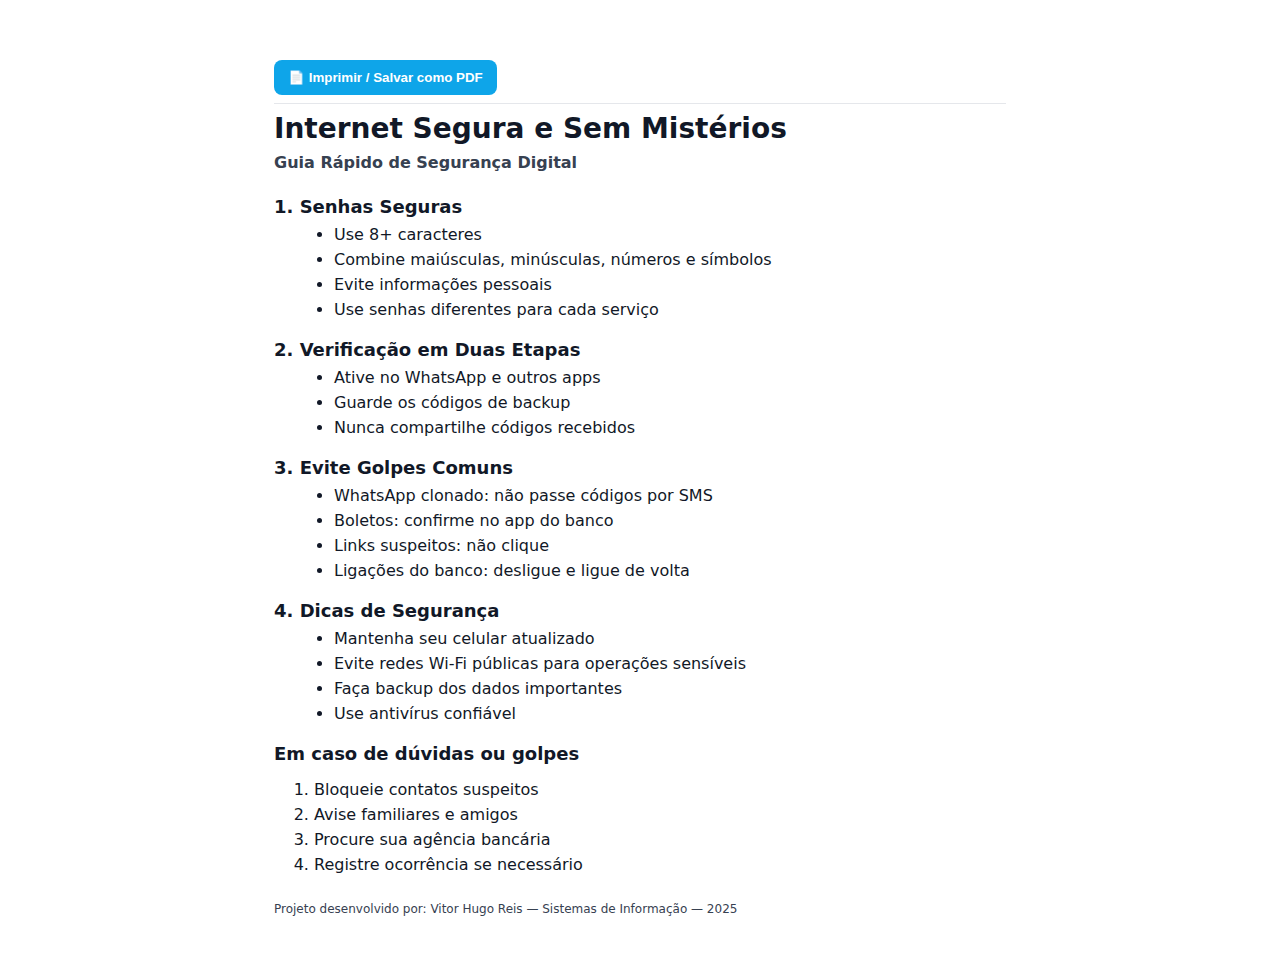
<file: assets/pdf/guia-resumido.html>
<!DOCTYPE html>
<html lang="pt-BR">
<head>
  <meta charset="utf-8" />
  <meta name="viewport" content="width=device-width, initial-scale=1" />
  <title>Guia Rápido de Segurança Digital</title>
  <link href="https://fonts.googleapis.com/css2?family=Inter:wght@400;600;700&display=swap" rel="stylesheet">
  <style>
    :root { --text:#111827; --muted:#374151; --accent:#0ea5e9; }
    * { box-sizing: border-box; }
    html, body { margin:0; padding:0; font-family:'Inter', system-ui, -apple-system, Segoe UI, Roboto, Arial, sans-serif; color:var(--text); }
    .page { max-width: 780px; margin: 24px auto; padding: 24px; }
    h1 { font-size: 28px; margin: 0 0 8px; }
    h2 { font-size: 16px; color: var(--muted); margin: 0 0 24px; font-weight: 600; }
    h3 { font-size: 18px; margin: 20px 0 8px; }
    p { margin: 0 0 12px; }
    ul { margin: 8px 0 12px 20px; }
    li { margin: 6px 0; }
    .section { margin-top: 18px; }
    .footer { margin-top: 28px; font-size: 12px; color: var(--muted); }
    .actions { position: sticky; top: 0; background: #fff; padding: 12px 0 8px; margin-bottom: 8px; border-bottom: 1px solid #e5e7eb; }
    .btn { display:inline-block; background: var(--accent); color:#fff; border:0; padding:10px 14px; border-radius:8px; cursor:pointer; font-weight:600; text-decoration:none; }
    .btn:focus { outline: 2px solid #0284c7; outline-offset:2px; }
    @media print { .actions { display:none; } .page { margin: 0; padding: 0; } a { color: inherit; text-decoration: none; } }
  </style>
  <script>
    function imprimir() { window.print(); }
  </script>
  <meta name="description" content="Guia Rápido de Segurança Digital — dicas essenciais para navegar com segurança." />
  <meta http-equiv="Content-Security-Policy" content="default-src 'self' 'unsafe-inline' https://fonts.googleapis.com https://fonts.gstatic.com data:;">
</head>
<body>
  <div class="page">
    <div class="actions">
      <button class="btn" onclick="imprimir()">📄 Imprimir / Salvar como PDF</button>
    </div>

    <h1>Internet Segura e Sem Mistérios</h1>
    <h2>Guia Rápido de Segurança Digital</h2>

    <div class="section">
      <h3>1. Senhas Seguras</h3>
      <ul>
        <li>Use 8+ caracteres</li>
        <li>Combine maiúsculas, minúsculas, números e símbolos</li>
        <li>Evite informações pessoais</li>
        <li>Use senhas diferentes para cada serviço</li>
      </ul>
    </div>

    <div class="section">
      <h3>2. Verificação em Duas Etapas</h3>
      <ul>
        <li>Ative no WhatsApp e outros apps</li>
        <li>Guarde os códigos de backup</li>
        <li>Nunca compartilhe códigos recebidos</li>
      </ul>
    </div>

    <div class="section">
      <h3>3. Evite Golpes Comuns</h3>
      <ul>
        <li>WhatsApp clonado: não passe códigos por SMS</li>
        <li>Boletos: confirme no app do banco</li>
        <li>Links suspeitos: não clique</li>
        <li>Ligações do banco: desligue e ligue de volta</li>
      </ul>
    </div>

    <div class="section">
      <h3>4. Dicas de Segurança</h3>
      <ul>
        <li>Mantenha seu celular atualizado</li>
        <li>Evite redes Wi‑Fi públicas para operações sensíveis</li>
        <li>Faça backup dos dados importantes</li>
        <li>Use antivírus confiável</li>
      </ul>
    </div>

    <div class="section">
      <h3>Em caso de dúvidas ou golpes</h3>
      <ol>
        <li>Bloqueie contatos suspeitos</li>
        <li>Avise familiares e amigos</li>
        <li>Procure sua agência bancária</li>
        <li>Registre ocorrência se necessário</li>
      </ol>
    </div>

    <div class="footer">
      Projeto desenvolvido por: Vitor Hugo Reis — Sistemas de Informação — 2025
    </div>
  </div>
</body>
</html>
</file>
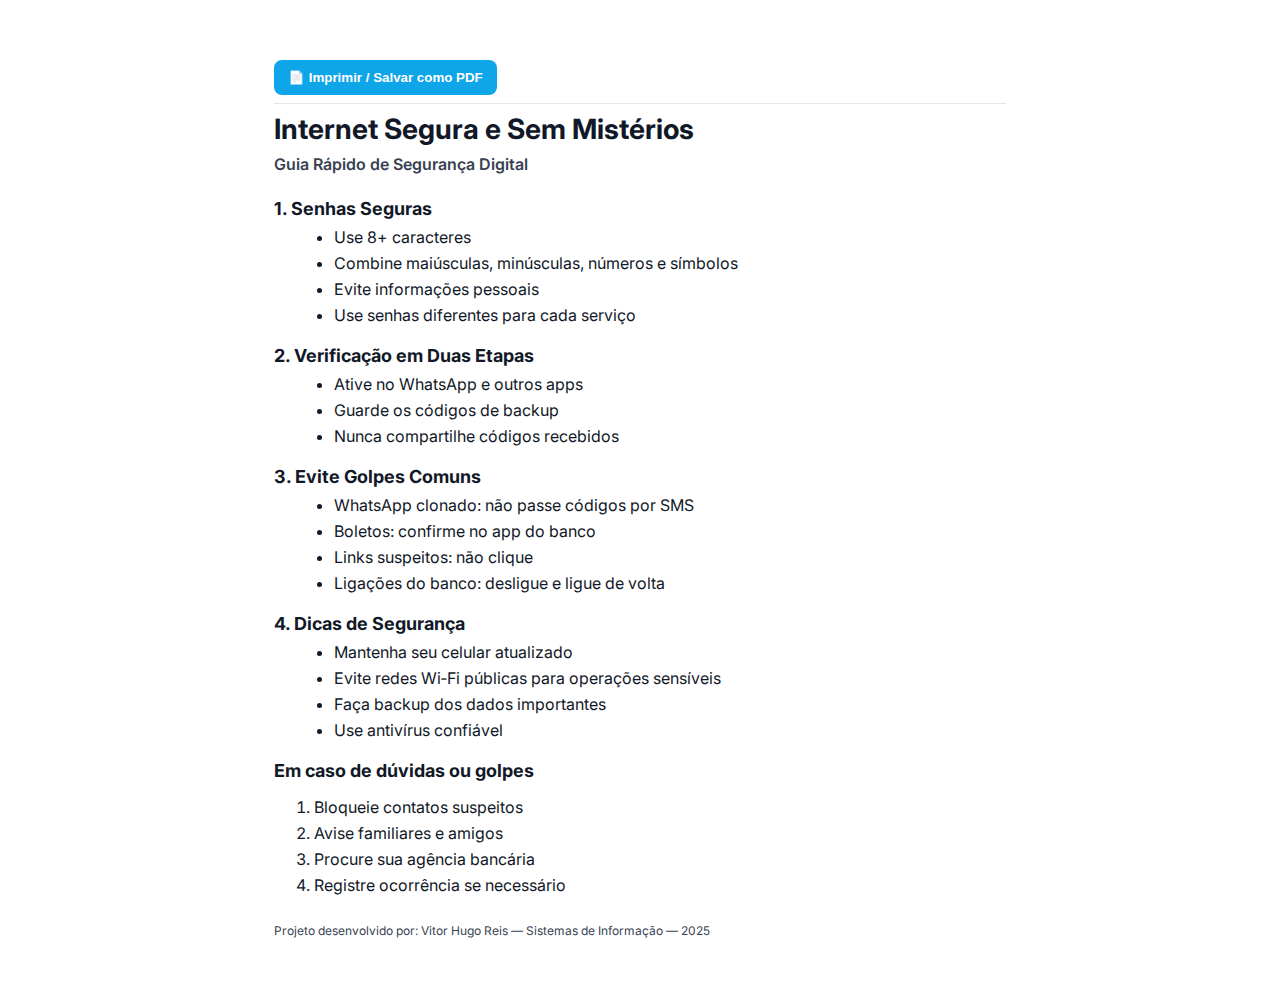
<file: internet-segura/assets/pdf/guia-resumido.html>
<!DOCTYPE html>
<html lang="pt-BR">
<head>
  <meta charset="utf-8" />
  <meta name="viewport" content="width=device-width, initial-scale=1" />
  <title>Guia Rápido de Segurança Digital</title>
  <link href="https://fonts.googleapis.com/css2?family=Inter:wght@400;600;700&display=swap" rel="stylesheet">
  <style>
    :root { --text:#111827; --muted:#374151; --accent:#0ea5e9; }
    * { box-sizing: border-box; }
    html, body { margin:0; padding:0; font-family:'Inter', system-ui, -apple-system, Segoe UI, Roboto, Arial, sans-serif; color:var(--text); }
    .page { max-width: 780px; margin: 24px auto; padding: 24px; }
    h1 { font-size: 28px; margin: 0 0 8px; }
    h2 { font-size: 16px; color: var(--muted); margin: 0 0 24px; font-weight: 600; }
    h3 { font-size: 18px; margin: 20px 0 8px; }
    p { margin: 0 0 12px; }
    ul { margin: 8px 0 12px 20px; }
    li { margin: 6px 0; }
    .section { margin-top: 18px; }
    .footer { margin-top: 28px; font-size: 12px; color: var(--muted); }
    .actions { position: sticky; top: 0; background: #fff; padding: 12px 0 8px; margin-bottom: 8px; border-bottom: 1px solid #e5e7eb; }
    .btn { display:inline-block; background: var(--accent); color:#fff; border:0; padding:10px 14px; border-radius:8px; cursor:pointer; font-weight:600; text-decoration:none; }
    .btn:focus { outline: 2px solid #0284c7; outline-offset:2px; }
    @media print { .actions { display:none; } .page { margin: 0; padding: 0; } a { color: inherit; text-decoration: none; } }
  </style>
  <script>
    function imprimir() { window.print(); }
  </script>
  <meta name="description" content="Guia Rápido de Segurança Digital — dicas essenciais para navegar com segurança." />
</head>
<body>
  <div class="page">
    <div class="actions">
      <button class="btn" onclick="imprimir()">📄 Imprimir / Salvar como PDF</button>
    </div>

    <h1>Internet Segura e Sem Mistérios</h1>
    <h2>Guia Rápido de Segurança Digital</h2>

    <div class="section">
      <h3>1. Senhas Seguras</h3>
      <ul>
        <li>Use 8+ caracteres</li>
        <li>Combine maiúsculas, minúsculas, números e símbolos</li>
        <li>Evite informações pessoais</li>
        <li>Use senhas diferentes para cada serviço</li>
      </ul>
    </div>

    <div class="section">
      <h3>2. Verificação em Duas Etapas</h3>
      <ul>
        <li>Ative no WhatsApp e outros apps</li>
        <li>Guarde os códigos de backup</li>
        <li>Nunca compartilhe códigos recebidos</li>
      </ul>
    </div>

    <div class="section">
      <h3>3. Evite Golpes Comuns</h3>
      <ul>
        <li>WhatsApp clonado: não passe códigos por SMS</li>
        <li>Boletos: confirme no app do banco</li>
        <li>Links suspeitos: não clique</li>
        <li>Ligações do banco: desligue e ligue de volta</li>
      </ul>
    </div>

    <div class="section">
      <h3>4. Dicas de Segurança</h3>
      <ul>
        <li>Mantenha seu celular atualizado</li>
        <li>Evite redes Wi‑Fi públicas para operações sensíveis</li>
        <li>Faça backup dos dados importantes</li>
        <li>Use antivírus confiável</li>
      </ul>
    </div>

    <div class="section">
      <h3>Em caso de dúvidas ou golpes</h3>
      <ol>
        <li>Bloqueie contatos suspeitos</li>
        <li>Avise familiares e amigos</li>
        <li>Procure sua agência bancária</li>
        <li>Registre ocorrência se necessário</li>
      </ol>
    </div>

    <div class="footer">
      Projeto desenvolvido por: Vitor Hugo Reis — Sistemas de Informação — 2025
    </div>
  </div>
</body>
</html>
</file>
<file: assets/css/styles.css>
/* Estilos globais */
:root {
  --primary-color: #005C97;
  --secondary-color: #363F4D;
  --accent-color: #FF6B6B;
  --text-color: #2C3E50;
  --background-color: #ffffff;
  --secondary-background: #F8FAFC;
  --border-color: #E2E8F0;
  --highlight-background: #EEF2FF;
}

body {
  font-family: 'Inter', sans-serif;
  line-height: 1.6;
  color: var(--text-color);
  margin: 0;
  padding: 0;
  font-size: 16px;
  background-color: var(--background-color);
}

/* Header e navegação */
.site-header {
  background: linear-gradient(135deg, var(--primary-color), #001F3F);
  color: white;
  padding: 3rem 1rem;
  text-align: center;
}

.header-content {
  max-width: 800px;
  margin: 0 auto;
}

.header-content h1 {
  font-size: 2.5rem;
  margin: 0;
  line-height: 1.2;
}

.subtitle {
  font-size: 1.2rem;
  opacity: 0.9;
  margin-top: 1rem;
}

.main-nav {
  background-color: var(--secondary-background);
  border-bottom: 1px solid var(--border-color);
  position: sticky;
  top: 0;
  z-index: 100;
}

.nav-container {
  max-width: 1200px;
  margin: 0 auto;
  display: flex;
  justify-content: center;
  gap: 2rem;
  padding: 1rem;
}

.nav-item {
  color: var(--secondary-color);
  text-decoration: none;
  padding: 0.5rem 1rem;
  border-radius: 0.25rem;
  transition: all 0.3s;
  font-weight: 500;
}

.nav-item:hover {
  background-color: var(--highlight-background);
  color: var(--primary-color);
}

/* Destaques */
.destaques {
  background-color: var(--highlight-background);
  padding: 2rem 1rem;
  margin: 2rem 0;
}

.destaques h2 {
  text-align: center;
  color: var(--secondary-color);
  margin-bottom: 2rem;
}

.destaques-grid {
  display: grid;
  grid-template-columns: repeat(auto-fit, minmax(300px, 1fr));
  gap: 2rem;
  max-width: 1200px;
  margin: 0 auto;
}

.destaque-item {
  background: white;
  padding: 1.5rem;
  border-radius: 0.5rem;
  box-shadow: 0 2px 4px rgba(0,0,0,0.05);
  border: 1px solid var(--border-color);
}

.destaque-item h3 {
  color: var(--primary-color);
  margin-top: 0;
}

.destaque-link {
  display: inline-block;
  color: var(--primary-color);
  text-decoration: none;
  margin-top: 1rem;
  font-weight: 500;
}

.destaque-link:hover {
  text-decoration: underline;
}

/* Layout principal */
main {
  max-width: 1200px;
  margin: 0 auto;
  padding: 2rem 1rem;
}

.home-section {
  text-align: center;
  max-width: 800px;
  margin: 4rem auto 6rem;
  padding: 0 1rem;
}

.welcome-text {
  font-size: 1.25rem;
  line-height: 1.6;
  color: var(--text-color);
  margin-bottom: 2rem;
}

section {
  margin-bottom: 6rem;
  position: relative;
}

section::after {
  content: "";
  display: block;
  height: 2px;
  background: linear-gradient(to right, var(--border-color), transparent);
  width: 80%;
  margin: 4rem auto 0;
}

section:last-child::after {
  display: none;
}

.section-header {
  text-align: center;
  margin-bottom: 3rem;
}

.section-header h2 {
  font-size: 2rem;
  color: var(--secondary-color);
  margin-bottom: 1rem;
}

.section-header p {
  color: var(--text-color);
  max-width: 600px;
  margin: 0 auto;
  opacity: 0.8;
}

/* Botões e links */
.cta-button {
  display: inline-block;
  background-color: var(--primary-color);
  color: white;
  padding: 1rem 2rem;
  border-radius: 0.5rem;
  text-decoration: none;
  font-weight: 600;
  transition: background-color 0.3s;
}

.cta-button:hover {
  background-color: #1d4ed8;
}

/* Footer */
footer {
  background-color: var(--secondary-background);
  padding: 2rem 1rem;
  text-align: center;
  margin-top: 4rem;
}

/* Cards */
.cards-container {
  display: grid;
  grid-template-columns: repeat(auto-fit, minmax(280px, 1fr));
  gap: 2rem;
  margin-top: 2rem;
  max-width: 1200px;
  margin-left: auto;
  margin-right: auto;
}

.tip-card {
  background-color: var(--background-color);
  border-radius: 0.75rem;
  padding: 0;
  box-shadow: 0 2px 4px rgba(0,0,0,0.05);
  border: 1px solid var(--border-color);
  transition: transform 0.2s, box-shadow 0.2s;
  overflow: hidden;
}

.tip-card:hover {
  transform: translateY(-2px);
  box-shadow: 0 8px 16px rgba(0,0,0,0.1);
}

.tip-header {
  background: linear-gradient(135deg, var(--primary-color), #004a7a);
  padding: 1.5rem;
  color: white;
  display: flex;
  align-items: center;
  gap: 1rem;
}

.tip-icon {
  font-size: 1.5rem;
  background: rgba(255,255,255,0.2);
  padding: 0.5rem;
  border-radius: 0.5rem;
}

.tip-header h3 {
  margin: 0;
  font-size: 1.25rem;
  color: white;
}

.tip-content {
  padding: 1.5rem;
}

.tip-description {
  color: var(--text-color);
  margin-top: 0;
  font-size: 1.1rem;
  line-height: 1.5;
}

.tip-example {
  background: var(--secondary-background);
  padding: 1.25rem;
  border-radius: 0.5rem;
  margin: 1.5rem 0;
}

.example-label {
  display: block;
  font-weight: 500;
  color: var(--secondary-color);
  margin-bottom: 0.75rem;
}

.example-content {
  text-align: center;
}

.bad-example {
  color: #dc2626;
}

.arrow {
  color: var(--text-color);
  margin: 0.5rem 0;
}

.good-example {
  color: #059669;
}

.steps-path {
  color: var(--primary-color);
  font-family: monospace;
  font-size: 1.1rem;
  padding: 0.5rem;
  background: rgba(0,0,0,0.05);
  border-radius: 0.25rem;
}

.tip-steps {
  margin-top: 1.5rem;
}

.tip-steps h4 {
  color: var(--secondary-color);
  margin: 0 0 1rem;
}

.tip-steps ol {
  margin: 0;
  padding-left: 1.2rem;
}

.tip-steps li {
  margin-bottom: 0.75rem;
  color: var(--text-color);
  line-height: 1.4;
}

.example {
  background-color: var(--secondary-background);
  padding: 1rem;
  border-radius: 0.25rem;
  margin: 1rem 0;
}

.ver-mais {
  background-color: transparent;
  color: var(--primary-color);
  border: 1px solid currentColor;
  padding: 0.5rem 1rem;
  border-radius: 0.25rem;
  cursor: pointer;
  transition: all 0.3s;
}

.ver-mais:hover {
  background-color: var(--primary-color);
  color: white;
}

/* Seção Aprenda Mais */
.resources-grid {
  display: grid;
  grid-template-columns: repeat(auto-fit, minmax(300px, 1fr));
  gap: 2rem;
  margin-top: 2rem;
}

.resource-box {
  background-color: var(--secondary-background);
  padding: 2rem;
  border-radius: 1rem;
  box-shadow: 0 2px 4px rgba(0,0,0,0.05);
  border: 1px solid var(--border-color);
}

.resource-box h3 {
  color: var(--primary-color);
  margin-top: 0;
  margin-bottom: 1.5rem;
  font-size: 1.25rem;
}

.resources-list {
  list-style: none;
  padding: 0;
  margin: 0;
  display: flex;
  flex-direction: column;
  gap: 1rem;
}

.resource-link {
  display: flex;
  flex-direction: column;
  padding: 1rem;
  background-color: white;
  border-radius: 0.5rem;
  text-decoration: none;
  transition: transform 0.2s, box-shadow 0.2s;
  border: 1px solid var(--border-color);
}

.resource-link:hover {
  transform: translateY(-2px);
  box-shadow: 0 4px 6px rgba(0,0,0,0.05);
}

.resource-title {
  color: var(--primary-color);
  font-weight: 500;
  margin-bottom: 0.25rem;
}

.resource-desc {
  color: var(--text-color);
  font-size: 0.9rem;
  opacity: 0.8;
}

.download-button {
  display: flex;
  align-items: center;
  justify-content: center;
  gap: 0.5rem;
  background-color: var(--primary-color);
  color: white;
  padding: 1rem;
  border-radius: 0.5rem;
  text-decoration: none;
  font-weight: 500;
  transition: all 0.3s;
}

.download-button:hover {
  background-color: #004a7a;
  transform: translateY(-2px);
}

.resources-grid {
  display: grid;
  grid-template-columns: repeat(auto-fit, minmax(300px, 1fr));
  gap: 2rem;
  margin-top: 2rem;
}

/* Estilos para canais do YouTube */
.channel-list {
  display: flex;
  flex-direction: column;
  gap: 1rem;
}

.channel-item {
  display: flex;
  align-items: center;
  gap: 1rem;
  padding: 0.75rem;
  border-radius: 0.5rem;
  background-color: white;
  transition: transform 0.2s, box-shadow 0.2s;
}

.channel-item:hover {
  transform: translateY(-2px);
  box-shadow: 0 4px 8px rgba(0,0,0,0.1);
}

.channel-thumb {
  width: 48px;
  height: 48px;
  border-radius: 50%;
  object-fit: cover;
}

.channel-info h4 {
  margin: 0;
  font-size: 1rem;
  color: var(--secondary-color);
}

.channel-info p {
  margin: 0.25rem 0 0;
  font-size: 0.875rem;
  color: var(--text-color);
  opacity: 0.8;
}

/* Seção de Dicas de Segurança */
.tips-section {
  background: linear-gradient(135deg, #e8f5e9 0%, #c8e6c9 100%);
  border-radius: 12px;
  padding: 2rem;
  margin: 2rem 0;
  box-shadow: 0 4px 6px rgba(0, 0, 0, 0.1);
}

.tips-header {
  text-align: center;
  margin-bottom: 2rem;
  color: #2e7d32;
}

.tips-header h2 {
  font-size: 2rem;
  margin-bottom: 0.5rem;
  display: flex;
  align-items: center;
  justify-content: center;
  gap: 0.5rem;
}

.tips-icon {
  font-size: 1.8rem;
}

.tips-stats {
  display: grid;
  grid-template-columns: repeat(auto-fit, minmax(250px, 1fr));
  gap: 1.5rem;
  margin: 2rem 0;
  padding: 1rem;
}

.tip-stat-card {
  background: white;
  padding: 2rem;
  border-radius: 12px;
  text-align: center;
  box-shadow: 0 4px 6px rgba(0, 0, 0, 0.1);
  display: flex;
  flex-direction: column;
  align-items: center;
  gap: 1rem;
  min-height: 200px;
  justify-content: center;
  transition: transform 0.2s ease;
}

.tip-stat-card {
  border: 2px solid #4caf50;
}

.stat-card {
  border: 2px solid #ef5350;
}

.tip-stat-card:hover, .stat-card:hover {
  transform: translateY(-5px);
}

.stat-icon {
  font-size: 2.5rem;
  margin-bottom: 0.5rem;
}

.stat-number {
  font-size: 3rem;
  font-weight: bold;
  line-height: 1;
}

.tip-stat-card .stat-number {
  color: #2e7d32;
}

.stat-card .stat-number {
  color: #c62828;
}

.stat-label {
  font-size: 1.1rem;
  line-height: 1.4;
  max-width: 200px;
  margin: 0 auto;
}

.tip-stat-card .stat-label {
  color: #1b5e20;
}

.stat-card .stat-label {
  color: #b71c1c;
}

.tips-grid {
  display: grid;
  grid-template-columns: repeat(auto-fit, minmax(250px, 1fr));
  gap: 1.5rem;
  padding: 1rem;
}

.tips-section .threat-item {
  background: white;
  border: 2px solid #4caf50;
  transition: transform 0.2s ease, box-shadow 0.2s ease;
}

.tips-section .threat-item:hover {
  transform: translateY(-3px);
  box-shadow: 0 6px 12px rgba(76, 175, 80, 0.2);
}

.tips-section .threat-name {
  color: #2e7d32;
}

.tips-section .see-more {
  color: #4caf50;
  font-weight: 600;
}

/* Seção de Warning (Evite Golpes) */
.warning-section {
  background: linear-gradient(135deg, #ffebee 0%, #ffcdd2 100%);
  border-radius: 12px;
  padding: 2rem;
  margin: 2rem 0;
  box-shadow: 0 4px 6px rgba(0, 0, 0, 0.1);
}

.warning-content {
  max-width: 1200px;
  margin: 0 auto;
}

.warning-header {
  text-align: center;
  margin-bottom: 2rem;
  color: #c62828;
}

.warning-header h2 {
  font-size: 2rem;
  margin-bottom: 0.5rem;
  display: flex;
  align-items: center;
  justify-content: center;
  gap: 0.5rem;
}

.warning-icon {
  font-size: 1.8rem;
}

.warning-grid {
  display: grid;
  grid-template-columns: repeat(auto-fit, minmax(250px, 1fr));
  gap: 1.5rem;
  padding: 1rem;
}

.warning-section .threat-item {
  background: white;
  border: 2px solid #ef5350;
  transition: transform 0.2s ease, box-shadow 0.2s ease;
}

.warning-section .threat-item:hover {
  transform: translateY(-3px);
  box-shadow: 0 6px 12px rgba(239, 83, 80, 0.2);
}

.warning-section .threat-name {
  color: #c62828;
}

.warning-section .see-more {
  color: #ef5350;
  font-weight: 600;
}

/* Seção de Alerta */
.alert-section {
  background: linear-gradient(135deg, #fff5f5 0%, #fff 100%);
  padding: 3rem 1rem;
  margin: -2rem -1rem 4rem;
  position: relative;
}

.alert-section::before {
  content: "";
  position: absolute;
  top: 0;
  left: 0;
  right: 0;
  height: 4px;
  background: linear-gradient(to right, #dc2626, #ef4444);
}

.alert-section .section-header {
  margin-bottom: 3rem;
}

.alert-section .section-header h2 {
  color: #dc2626;
}

/* Estatísticas */
.alert-stats-container {
  display: grid;
  grid-template-columns: repeat(auto-fit, minmax(250px, 1fr));
  gap: 2rem;
  max-width: 1000px;
  margin: 0 auto 3rem;
}

.stat-card {
  background: white;
  padding: 2rem;
  border-radius: 1rem;
  text-align: center;
  box-shadow: 0 4px 6px rgba(0, 0, 0, 0.05);
  transition: transform 0.3s;
}

.stat-card:hover {
  transform: translateY(-5px);
}

.stat-number {
  display: block;
  font-size: 2.5rem;
  font-weight: 700;
  color: #dc2626;
  line-height: 1.2;
  margin-bottom: 0.5rem;
}

.stat-label {
  font-size: 1rem;
  color: var(--secondary-color);
}

/* Detalhes do Alerta */
.alert-details {
  max-width: 1000px;
  margin: 0 auto;
  display: grid;
  grid-template-columns: 1fr 1fr;
  gap: 3rem;
  background: white;
  padding: 2rem;
  border-radius: 1rem;
  box-shadow: 0 4px 6px rgba(0, 0, 0, 0.05);
}

.alert-text h3 {
  color: var(--secondary-color);
  margin-top: 0;
  font-size: 1.25rem;
  margin-bottom: 1rem;
}

.alert-text p {
  color: var(--text-color);
  line-height: 1.7;
}

/* Grid de Ameaças */
.trending-threats h3 {
  color: var(--secondary-color);
  margin-top: 0;
  font-size: 1.25rem;
  margin-bottom: 1.5rem;
}

.threats-grid {
  display: grid;
  grid-template-columns: repeat(auto-fit, minmax(200px, 1fr));
  gap: 1rem;
}

.threat-item {
  display: flex;
  align-items: center;
  gap: 0.75rem;
  padding: 1rem;
  background: var(--secondary-background);
  border-radius: 0.5rem;
  transition: all 0.3s;
  border: none;
  width: 100%;
  text-align: left;
  cursor: pointer;
  position: relative;
  overflow: hidden;
}

.threat-item:hover {
  transform: translateY(-2px);
  background: white;
  box-shadow: 0 4px 6px rgba(0,0,0,0.05);
}

.threat-icon {
  font-size: 1.5rem;
  flex-shrink: 0;
}

.threat-name {
  font-size: 0.9rem;
  color: var(--secondary-color);
  font-weight: 500;
  flex-grow: 1;
}

.see-more {
  font-size: 0.8rem;
  color: var(--primary-color);
  opacity: 0;
  transform: translateX(10px);
  transition: all 0.3s;
}

.threat-item:hover .see-more {
  opacity: 1;
  transform: translateX(0);
}

/* Modal de Solução */
.solution-modal {
  display: none;
  position: fixed;
  top: 0;
  left: 0;
  width: 100%;
  height: 100%;
  background: rgba(0,0,0,0.5);
  z-index: 1000;
  padding: 2rem;
  overflow-y: auto;
}

.solution-content {
  background: white;
  max-width: 600px;
  margin: 2rem auto;
  border-radius: 1rem;
  padding: 2rem;
  position: relative;
  box-shadow: 0 10px 25px rgba(0,0,0,0.1);
}

.close-modal {
  position: absolute;
  top: 1rem;
  right: 1rem;
  background: none;
  border: none;
  font-size: 1.5rem;
  cursor: pointer;
  color: var(--text-color);
  padding: 0.5rem;
  line-height: 1;
}

.solution-header {
  display: flex;
  align-items: center;
  gap: 1rem;
  margin-bottom: 2rem;
}

.solution-icon {
  font-size: 2rem;
}

.solution-title {
  margin: 0;
  color: var(--secondary-color);
  font-size: 1.5rem;
}

.solution-body {
  display: flex;
  flex-direction: column;
  gap: 1.5rem;
}

.solution-description {
  color: var(--text-color);
  line-height: 1.6;
}

.solution-steps {
  background: var(--secondary-background);
  padding: 1.5rem;
  border-radius: 0.5rem;
}

.solution-steps h4 {
  margin-top: 0;
  color: var(--primary-color);
}

.solution-steps ol {
  margin: 0;
  padding-left: 1.2rem;
}

.solution-steps li {
  margin-bottom: 0.5rem;
}

.solution-tips {
  background: #fff5f5;
  padding: 1rem;
  border-radius: 0.5rem;
  border-left: 4px solid #dc2626;
}

/* Responsividade */
@media (max-width: 768px) {
  .alert-details {
    grid-template-columns: 1fr;
    gap: 2rem;
  }

  .stat-card {
    padding: 1.5rem;
  }

  .stat-number {
    font-size: 2rem;
  }
}

.stat-item {
  display: flex;
  flex-direction: column;
  gap: 0.5rem;
}

.stat-number {
  font-size: 1.8rem;
  font-weight: 700;
  color: #dc2626;
  line-height: 1;
}

.stat-label {
  font-size: 0.875rem;
  color: var(--text-color);
}

/* Informações do alerta */
.alert-info {
  background-color: white;
  padding: 1.5rem;
  border-radius: 0.75rem;
  box-shadow: 0 2px 4px rgba(0,0,0,0.05);
}

.alert-info h4 {
  color: var(--secondary-color);
  margin: 1.5rem 0 0.75rem;
  font-size: 1.1rem;
}

.alert-info h4:first-child {
  margin-top: 0;
}

.trend-list {
  list-style: none;
  padding: 0;
  margin: 1rem 0;
}

.trend-list li {
  padding: 0.5rem 0;
  padding-left: 1.5rem;
  position: relative;
}

.trend-list li::before {
  content: "⚠️";
  position: absolute;
  left: 0;
  font-size: 0.9rem;
}

/* Call to Action */
.alert-cta {
  margin-top: 1.5rem;
  padding-top: 1.5rem;
  border-top: 1px solid var(--border-color);
  text-align: center;
}

.alert-button {
  display: inline-block;
  background-color: #dc2626;
  color: white;
  padding: 0.75rem 1.5rem;
  border-radius: 0.5rem;
  text-decoration: none;
  font-weight: 500;
  margin-top: 1rem;
  transition: all 0.3s;
}

.alert-button:hover {
  background-color: #b91c1c;
  transform: translateY(-2px);
}

@media (max-width: 640px) {
  .alert-stats {
    grid-template-columns: 1fr;
  }
  
  .stat-item {
    padding: 1rem 0;
    border-bottom: 1px solid var(--border-color);
  }
  
  .stat-item:last-child {
    border-bottom: none;
  }
}

/* Download button */
.download-button {
  display: inline-flex;
  align-items: center;
  gap: 0.5rem;
  background-color: var(--primary-color);
  color: white !important;
  padding: 0.75rem 1.5rem;
  border-radius: 0.5rem;
  text-decoration: none;
  transition: background-color 0.3s;
  font-weight: 500;
}

.download-button:hover {
  background-color: #004a7a;
  color: white !important;
}

.download-button {
  display: inline-flex;
  align-items: center;
  gap: 0.5rem;
  background-color: var(--primary-color);
  color: white;
  padding: 0.75rem 1.5rem;
  border-radius: 0.25rem;
  text-decoration: none;
  transition: background-color 0.3s;
}

.download-button:hover {
  background-color: #1d4ed8;
}

/* Formulário */
.form-container {
  max-width: 600px;
  margin: 2rem auto;
  padding: 2rem;
  background-color: var(--secondary-background);
  border-radius: 1rem;
  box-shadow: 0 2px 4px rgba(0,0,0,0.05);
}

.form-group {
  margin-bottom: 1.5rem;
}

.form-group label {
  display: block;
  margin-bottom: 0.5rem;
  font-weight: 500;
  color: var(--secondary-color);
}

.form-group input[type="text"],
.form-group textarea {
  width: 100%;
  padding: 0.75rem;
  border: 1px solid var(--border-color);
  border-radius: 0.5rem;
  font-family: inherit;
  font-size: 1rem;
  transition: border-color 0.3s, box-shadow 0.3s;
  background-color: white;
}

.form-group input[type="text"]:focus,
.form-group textarea:focus {
  outline: none;
  border-color: var(--primary-color);
  box-shadow: 0 0 0 3px rgba(0,92,151,0.1);
}

.form-group textarea {
  resize: vertical;
  min-height: 120px;
}

.form-group.checkbox {
  display: flex;
  align-items: center;
  gap: 0.5rem;
}

.form-group.checkbox label {
  margin-bottom: 0;
  font-weight: normal;
  font-size: 0.9rem;
  color: var(--text-color);
}

.form-group.checkbox input[type="checkbox"] {
  width: 1.2rem;
  height: 1.2rem;
  border-radius: 0.25rem;
  border: 2px solid var(--border-color);
  cursor: pointer;
}

.submit-button {
  background-color: var(--primary-color);
  color: white;
  padding: 1rem 2rem;
  border: none;
  border-radius: 0.5rem;
  cursor: pointer;
  font-weight: 600;
  transition: all 0.3s;
  width: 100%;
  font-size: 1rem;
}

.submit-button:hover {
  background-color: #004a7a;
  transform: translateY(-1px);
}

.submit-button:active {
  transform: translateY(0);
}

/* Estilos para Analytics Dashboard */
.stats-section {
  background: linear-gradient(135deg, #f8fafc, #e2e8f0);
  padding: 3rem 1rem;
  margin: 2rem 0;
}

.stats-container {
  max-width: 1200px;
  margin: 0 auto;
}

.stats-container h2 {
  text-align: center;
  color: var(--primary-color);
  margin-bottom: 2rem;
  font-size: 2.2rem;
}

.stats-grid {
  display: grid;
  grid-template-columns: repeat(auto-fit, minmax(200px, 1fr));
  gap: 1.5rem;
  margin-bottom: 2rem;
}

.stat-item {
  background: white;
  padding: 1.5rem;
  border-radius: 12px;
  text-align: center;
  box-shadow: 0 4px 6px rgba(0, 0, 0, 0.1);
  border: 1px solid var(--border-color);
  transition: transform 0.2s ease;
}

.stat-item:hover {
  transform: translateY(-2px);
  box-shadow: 0 6px 12px rgba(0, 0, 0, 0.15);
}

.stat-number {
  display: block;
  font-size: 2.5rem;
  font-weight: 700;
  color: var(--primary-color);
  margin-bottom: 0.5rem;
}

.stat-label {
  display: block;
  font-size: 1rem;
  font-weight: 600;
  color: var(--text-color);
  margin-bottom: 0.5rem;
}

.stat-note {
  display: block;
  font-size: 0.8rem;
  color: #666;
  font-style: italic;
}

.detailed-stats {
  background: white;
  padding: 2rem;
  border-radius: 12px;
  box-shadow: 0 4px 6px rgba(0, 0, 0, 0.1);
  margin-bottom: 2rem;
}

.stats-row {
  display: grid;
  grid-template-columns: repeat(auto-fit, minmax(250px, 1fr));
  gap: 2rem;
  margin-bottom: 1.5rem;
}

.stat-detail h4 {
  color: var(--primary-color);
  margin-bottom: 1rem;
  font-size: 1.1rem;
}

.device-item, .browser-item {
  display: inline-block;
  background: var(--highlight-background);
  padding: 0.3rem 0.8rem;
  margin: 0.2rem;
  border-radius: 20px;
  font-size: 0.9rem;
  font-weight: 500;
}

.analytics-controls {
  display: flex;
  flex-wrap: wrap;
  justify-content: center;
  gap: 1rem;
  margin: 2rem 0;
}

.control-btn {
  background: var(--primary-color);
  color: white;
  border: none;
  padding: 12px 24px;
  border-radius: 8px;
  font-size: 0.95rem;
  font-weight: 600;
  cursor: pointer;
  transition: all 0.2s ease;
  box-shadow: 0 2px 4px rgba(0, 0, 0, 0.1);
}

.control-btn:hover {
  background: #004080;
  transform: translateY(-1px);
  box-shadow: 0 4px 8px rgba(0, 0, 0, 0.15);
}

.export-btn {
  background: #007bff;
}

.report-btn {
  background: #28a745;
}

.refresh-btn {
  background: #ffc107;
  color: #000;
}

.details-btn {
  background: #6f42c1;
}

.stats-disclaimer {
  background: #e3f2fd;
  padding: 1.5rem;
  border-radius: 8px;
  border-left: 4px solid var(--primary-color);
  font-size: 0.9rem;
  line-height: 1.6;
  margin-top: 2rem;
}

/* Modal de estatísticas detalhadas */
#detailed-stats-modal .modal-content {
  max-width: 800px;
  max-height: 80vh;
  overflow-y: auto;
}

.detailed-stats-content h4 {
  color: var(--primary-color);
  margin: 1.5rem 0 1rem 0;
  font-size: 1.2rem;
  border-bottom: 2px solid var(--border-color);
  padding-bottom: 0.5rem;
}

.stats-summary {
  background: var(--highlight-background);
  padding: 1.5rem;
  border-radius: 8px;
  margin-bottom: 1.5rem;
}

.stats-summary p {
  margin: 0.5rem 0;
  font-size: 1rem;
}

.device-breakdown, .browser-breakdown {
  margin-bottom: 1.5rem;
}

.device-bar, .browser-bar {
  display: flex;
  align-items: center;
  margin-bottom: 0.8rem;
  gap: 1rem;
}

.device-name, .browser-name {
  min-width: 80px;
  font-weight: 600;
  color: var(--text-color);
}

.device-progress, .browser-progress {
  flex: 1;
  height: 20px;
  background: #e2e8f0;
  border-radius: 10px;
  overflow: hidden;
}

.device-fill, .browser-fill {
  height: 100%;
  background: linear-gradient(90deg, var(--primary-color), #007bff);
  border-radius: 10px;
  transition: width 0.3s ease;
}

.device-count, .browser-count {
  min-width: 60px;
  text-align: right;
  font-weight: 600;
  color: var(--primary-color);
}

.referrer-list {
  background: var(--highlight-background);
  padding: 1rem;
  border-radius: 8px;
}

.referrer-item {
  display: flex;
  justify-content: space-between;
  padding: 0.5rem 0;
  border-bottom: 1px solid var(--border-color);
}

.referrer-item:last-child {
  border-bottom: none;
}

.referrer-name {
  font-weight: 500;
  color: var(--text-color);
}

.referrer-count {
  font-weight: 600;
  color: var(--primary-color);
}

.export-actions {
  display: flex;
  gap: 1rem;
  justify-content: center;
  margin-top: 2rem;
  padding-top: 1rem;
  border-top: 2px solid var(--border-color);
}

/* Responsividade */
@media (max-width: 768px) {
  .nav-links {
    flex-direction: column;
    align-items: flex-start;
  }
  
  .nav-links a {
    width: 100%;
  }

  .cards-container {
    grid-template-columns: 1fr;
  }

  .form-container {
    padding: 0 1rem;
  }

  .stats-grid {
    grid-template-columns: repeat(auto-fit, minmax(150px, 1fr));
    gap: 1rem;
  }

  .stat-number {
    font-size: 2rem;
  }

  .stats-row {
    grid-template-columns: 1fr;
    gap: 1rem;
  }

  .analytics-controls {
    flex-direction: column;
    align-items: center;
  }

  .control-btn {
    width: 100%;
    max-width: 300px;
  }

  .device-bar, .browser-bar {
    flex-direction: column;
    align-items: flex-start;
    gap: 0.5rem;
  }

  .device-progress, .browser-progress {
    width: 100%;
  }

  .export-actions {
    flex-direction: column;
  }
}

.ods-section {
  background: linear-gradient(135deg, #eef2ff 0%, #dbeafe 100%);
  border-radius: 12px;
  padding: 3rem 1.5rem;
  margin: 4rem 0;
  box-shadow: 0 4px 10px rgba(15, 23, 42, 0.1);
}

.ods-content {
  display: flex;
  justify-content: center;
}

.ods-card {
  display: flex;
  gap: 2rem;
  align-items: flex-start;
  background-color: white;
  padding: 2.5rem;
  border-radius: 20px;
  border: 1px solid var(--border-color);
  box-shadow: 0 20px 40px rgba(15, 23, 42, 0.15);
  max-width: 960px;
  width: 100%;
}

.ods-pill {
  background: linear-gradient(135deg, #2563eb, #1d4ed8);
  color: white;
  font-weight: 700;
  padding: 0.75rem 1.5rem;
  border-radius: 999px;
  font-size: 1rem;
  letter-spacing: 0.08em;
  box-shadow: 0 10px 20px rgba(37, 99, 235, 0.25);
}

.ods-text h3 {
  margin: 0 0 1rem 0;
  color: var(--primary-color);
  font-size: 1.5rem;
}

.ods-text p {
  margin: 0 0 1.25rem 0;
  color: var(--text-color);
  line-height: 1.7;
  font-size: 1.05rem;
}

.ods-text ul {
  margin: 0 0 1.5rem 1.25rem;
  padding: 0;
  color: var(--text-color);
  line-height: 1.6;
}

.ods-text li {
  margin-bottom: 0.8rem;
}

.ods-link {
  display: inline-flex;
  align-items: center;
  gap: 0.5rem;
  color: var(--primary-color);
  font-weight: 600;
  text-decoration: none;
  border-bottom: 2px solid transparent;
  transition: color 0.3s ease, border-color 0.3s ease;
}

.ods-link::after {
  content: "↗";
  font-size: 0.85rem;
}

.ods-link:hover {
  color: #1d4ed8;
  border-color: #93c5fd;
}

.ods-link:focus {
  outline: none;
  border-color: #2563eb;
}

@media (max-width: 900px) {
  .ods-card {
    flex-direction: column;
    align-items: stretch;
    padding: 2rem;
  }

  .ods-pill {
    align-self: flex-start;
  }
}

@media (max-width: 600px) {
  .ods-section {
    padding: 2.5rem 1rem;
  }

  .ods-card {
    gap: 1.5rem;
  }
}
</file>
<file: internet-segura/assets/css/styles.css>
/* Estilos globais */
:root {
  --primary-color: #005C97;
  --secondary-color: #363F4D;
  --accent-color: #FF6B6B;
  --text-color: #2C3E50;
  --background-color: #ffffff;
  --secondary-background: #F8FAFC;
  --border-color: #E2E8F0;
  --highlight-background: #EEF2FF;
}

body {
  font-family: 'Inter', sans-serif;
  line-height: 1.6;
  color: var(--text-color);
  margin: 0;
  padding: 0;
  font-size: 16px;
  background-color: var(--background-color);
}

/* Header e navegação */
.site-header {
  background: linear-gradient(135deg, var(--primary-color), #001F3F);
  color: white;
  padding: 3rem 1rem;
  text-align: center;
}

.header-content {
  max-width: 800px;
  margin: 0 auto;
}

.header-content h1 {
  font-size: 2.5rem;
  margin: 0;
  line-height: 1.2;
}

.subtitle {
  font-size: 1.2rem;
  opacity: 0.9;
  margin-top: 1rem;
}

.main-nav {
  background-color: var(--secondary-background);
  border-bottom: 1px solid var(--border-color);
  position: sticky;
  top: 0;
  z-index: 100;
}

.nav-container {
  max-width: 1200px;
  margin: 0 auto;
  display: flex;
  justify-content: center;
  gap: 2rem;
  padding: 1rem;
}

.nav-item {
  color: var(--secondary-color);
  text-decoration: none;
  padding: 0.5rem 1rem;
  border-radius: 0.25rem;
  transition: all 0.3s;
  font-weight: 500;
}

.nav-item:hover {
  background-color: var(--highlight-background);
  color: var(--primary-color);
}

/* Destaques */
.destaques {
  background-color: var(--highlight-background);
  padding: 2rem 1rem;
  margin: 2rem 0;
}

.destaques h2 {
  text-align: center;
  color: var(--secondary-color);
  margin-bottom: 2rem;
}

.destaques-grid {
  display: grid;
  grid-template-columns: repeat(auto-fit, minmax(300px, 1fr));
  gap: 2rem;
  max-width: 1200px;
  margin: 0 auto;
}

.destaque-item {
  background: white;
  padding: 1.5rem;
  border-radius: 0.5rem;
  box-shadow: 0 2px 4px rgba(0,0,0,0.05);
  border: 1px solid var(--border-color);
}

.destaque-item h3 {
  color: var(--primary-color);
  margin-top: 0;
}

.destaque-link {
  display: inline-block;
  color: var(--primary-color);
  text-decoration: none;
  margin-top: 1rem;
  font-weight: 500;
}

.destaque-link:hover {
  text-decoration: underline;
}

/* Layout principal */
main {
  max-width: 1200px;
  margin: 0 auto;
  padding: 2rem 1rem;
}

.home-section {
  text-align: center;
  max-width: 800px;
  margin: 4rem auto 6rem;
  padding: 0 1rem;
}

.welcome-text {
  font-size: 1.25rem;
  line-height: 1.6;
  color: var(--text-color);
  margin-bottom: 2rem;
}

section {
  margin-bottom: 6rem;
  position: relative;
}

section::after {
  content: "";
  display: block;
  height: 2px;
  background: linear-gradient(to right, var(--border-color), transparent);
  width: 80%;
  margin: 4rem auto 0;
}

section:last-child::after {
  display: none;
}

.section-header {
  text-align: center;
  margin-bottom: 3rem;
}

.section-header h2 {
  font-size: 2rem;
  color: var(--secondary-color);
  margin-bottom: 1rem;
}

.section-header p {
  color: var(--text-color);
  max-width: 600px;
  margin: 0 auto;
  opacity: 0.8;
}

/* Botões e links */
.cta-button {
  display: inline-block;
  background-color: var(--primary-color);
  color: white;
  padding: 1rem 2rem;
  border-radius: 0.5rem;
  text-decoration: none;
  font-weight: 600;
  transition: background-color 0.3s;
}

.cta-button:hover {
  background-color: #1d4ed8;
}

/* Footer */
footer {
  background-color: var(--secondary-background);
  padding: 2rem 1rem;
  text-align: center;
  margin-top: 4rem;
}

/* Cards */
.cards-container {
  display: grid;
  grid-template-columns: repeat(auto-fit, minmax(280px, 1fr));
  gap: 2rem;
  margin-top: 2rem;
  max-width: 1200px;
  margin-left: auto;
  margin-right: auto;
}

.tip-card {
  background-color: var(--background-color);
  border-radius: 0.75rem;
  padding: 0;
  box-shadow: 0 2px 4px rgba(0,0,0,0.05);
  border: 1px solid var(--border-color);
  transition: transform 0.2s, box-shadow 0.2s;
  overflow: hidden;
}

.tip-card:hover {
  transform: translateY(-2px);
  box-shadow: 0 8px 16px rgba(0,0,0,0.1);
}

.tip-header {
  background: linear-gradient(135deg, var(--primary-color), #004a7a);
  padding: 1.5rem;
  color: white;
  display: flex;
  align-items: center;
  gap: 1rem;
}

.tip-icon {
  font-size: 1.5rem;
  background: rgba(255,255,255,0.2);
  padding: 0.5rem;
  border-radius: 0.5rem;
}

.tip-header h3 {
  margin: 0;
  font-size: 1.25rem;
  color: white;
}

.tip-content {
  padding: 1.5rem;
}

.tip-description {
  color: var(--text-color);
  margin-top: 0;
  font-size: 1.1rem;
  line-height: 1.5;
}

.tip-example {
  background: var(--secondary-background);
  padding: 1.25rem;
  border-radius: 0.5rem;
  margin: 1.5rem 0;
}

.example-label {
  display: block;
  font-weight: 500;
  color: var(--secondary-color);
  margin-bottom: 0.75rem;
}

.example-content {
  text-align: center;
}

.bad-example {
  color: #dc2626;
}

.arrow {
  color: var(--text-color);
  margin: 0.5rem 0;
}

.good-example {
  color: #059669;
}

.steps-path {
  color: var(--primary-color);
  font-family: monospace;
  font-size: 1.1rem;
  padding: 0.5rem;
  background: rgba(0,0,0,0.05);
  border-radius: 0.25rem;
}

.tip-steps {
  margin-top: 1.5rem;
}

.tip-steps h4 {
  color: var(--secondary-color);
  margin: 0 0 1rem;
}

.tip-steps ol {
  margin: 0;
  padding-left: 1.2rem;
}

.tip-steps li {
  margin-bottom: 0.75rem;
  color: var(--text-color);
  line-height: 1.4;
}

.example {
  background-color: var(--secondary-background);
  padding: 1rem;
  border-radius: 0.25rem;
  margin: 1rem 0;
}

.ver-mais {
  background-color: transparent;
  color: var(--primary-color);
  border: 1px solid currentColor;
  padding: 0.5rem 1rem;
  border-radius: 0.25rem;
  cursor: pointer;
  transition: all 0.3s;
}

.ver-mais:hover {
  background-color: var(--primary-color);
  color: white;
}

/* Seção Aprenda Mais */
.resources-grid {
  display: grid;
  grid-template-columns: repeat(auto-fit, minmax(300px, 1fr));
  gap: 2rem;
  margin-top: 2rem;
}

.resource-box {
  background-color: var(--secondary-background);
  padding: 2rem;
  border-radius: 1rem;
  box-shadow: 0 2px 4px rgba(0,0,0,0.05);
  border: 1px solid var(--border-color);
}

.resource-box h3 {
  color: var(--primary-color);
  margin-top: 0;
  margin-bottom: 1.5rem;
  font-size: 1.25rem;
}

.resources-list {
  list-style: none;
  padding: 0;
  margin: 0;
  display: flex;
  flex-direction: column;
  gap: 1rem;
}

.resource-link {
  display: flex;
  flex-direction: column;
  padding: 1rem;
  background-color: white;
  border-radius: 0.5rem;
  text-decoration: none;
  transition: transform 0.2s, box-shadow 0.2s;
  border: 1px solid var(--border-color);
}

.resource-link:hover {
  transform: translateY(-2px);
  box-shadow: 0 4px 6px rgba(0,0,0,0.05);
}

.resource-title {
  color: var(--primary-color);
  font-weight: 500;
  margin-bottom: 0.25rem;
}

.resource-desc {
  color: var(--text-color);
  font-size: 0.9rem;
  opacity: 0.8;
}

.download-button {
  display: flex;
  align-items: center;
  justify-content: center;
  gap: 0.5rem;
  background-color: var(--primary-color);
  color: white;
  padding: 1rem;
  border-radius: 0.5rem;
  text-decoration: none;
  font-weight: 500;
  transition: all 0.3s;
}

.download-button:hover {
  background-color: #004a7a;
  transform: translateY(-2px);
}

.resources-grid {
  display: grid;
  grid-template-columns: repeat(auto-fit, minmax(300px, 1fr));
  gap: 2rem;
  margin-top: 2rem;
}

/* Estilos para canais do YouTube */
.channel-list {
  display: flex;
  flex-direction: column;
  gap: 1rem;
}

.channel-item {
  display: flex;
  align-items: center;
  gap: 1rem;
  padding: 0.75rem;
  border-radius: 0.5rem;
  background-color: white;
  transition: transform 0.2s, box-shadow 0.2s;
}

.channel-item:hover {
  transform: translateY(-2px);
  box-shadow: 0 4px 8px rgba(0,0,0,0.1);
}

.channel-thumb {
  width: 48px;
  height: 48px;
  border-radius: 50%;
  object-fit: cover;
}

.channel-info h4 {
  margin: 0;
  font-size: 1rem;
  color: var(--secondary-color);
}

.channel-info p {
  margin: 0.25rem 0 0;
  font-size: 0.875rem;
  color: var(--text-color);
  opacity: 0.8;
}

/* Seção de Dicas de Segurança */
.tips-section {
  background: linear-gradient(135deg, #e8f5e9 0%, #c8e6c9 100%);
  border-radius: 12px;
  padding: 2rem;
  margin: 2rem 0;
  box-shadow: 0 4px 6px rgba(0, 0, 0, 0.1);
}

.tips-header {
  text-align: center;
  margin-bottom: 2rem;
  color: #2e7d32;
}

.tips-header h2 {
  font-size: 2rem;
  margin-bottom: 0.5rem;
  display: flex;
  align-items: center;
  justify-content: center;
  gap: 0.5rem;
}

.tips-icon {
  font-size: 1.8rem;
}

.tips-stats {
  display: grid;
  grid-template-columns: repeat(auto-fit, minmax(250px, 1fr));
  gap: 1.5rem;
  margin: 2rem 0;
  padding: 1rem;
}

.tip-stat-card {
  background: white;
  padding: 2rem;
  border-radius: 12px;
  text-align: center;
  box-shadow: 0 4px 6px rgba(0, 0, 0, 0.1);
  display: flex;
  flex-direction: column;
  align-items: center;
  gap: 1rem;
  min-height: 200px;
  justify-content: center;
  transition: transform 0.2s ease;
}

.tip-stat-card {
  border: 2px solid #4caf50;
}

.stat-card {
  border: 2px solid #ef5350;
}

.tip-stat-card:hover, .stat-card:hover {
  transform: translateY(-5px);
}

.stat-icon {
  font-size: 2.5rem;
  margin-bottom: 0.5rem;
}

.stat-number {
  font-size: 3rem;
  font-weight: bold;
  line-height: 1;
}

.tip-stat-card .stat-number {
  color: #2e7d32;
}

.stat-card .stat-number {
  color: #c62828;
}

.stat-label {
  font-size: 1.1rem;
  line-height: 1.4;
  max-width: 200px;
  margin: 0 auto;
}

.tip-stat-card .stat-label {
  color: #1b5e20;
}

.stat-card .stat-label {
  color: #b71c1c;
}

.tips-grid {
  display: grid;
  grid-template-columns: repeat(auto-fit, minmax(250px, 1fr));
  gap: 1.5rem;
  padding: 1rem;
}

.tips-section .threat-item {
  background: white;
  border: 2px solid #4caf50;
  transition: transform 0.2s ease, box-shadow 0.2s ease;
}

.tips-section .threat-item:hover {
  transform: translateY(-3px);
  box-shadow: 0 6px 12px rgba(76, 175, 80, 0.2);
}

.tips-section .threat-name {
  color: #2e7d32;
}

.tips-section .see-more {
  color: #4caf50;
  font-weight: 600;
}

/* Seção de Warning (Evite Golpes) */
.warning-section {
  background: linear-gradient(135deg, #ffebee 0%, #ffcdd2 100%);
  border-radius: 12px;
  padding: 2rem;
  margin: 2rem 0;
  box-shadow: 0 4px 6px rgba(0, 0, 0, 0.1);
}

.warning-content {
  max-width: 1200px;
  margin: 0 auto;
}

.warning-header {
  text-align: center;
  margin-bottom: 2rem;
  color: #c62828;
}

.warning-header h2 {
  font-size: 2rem;
  margin-bottom: 0.5rem;
  display: flex;
  align-items: center;
  justify-content: center;
  gap: 0.5rem;
}

.warning-icon {
  font-size: 1.8rem;
}

.warning-grid {
  display: grid;
  grid-template-columns: repeat(auto-fit, minmax(250px, 1fr));
  gap: 1.5rem;
  padding: 1rem;
}

.warning-section .threat-item {
  background: white;
  border: 2px solid #ef5350;
  transition: transform 0.2s ease, box-shadow 0.2s ease;
}

.warning-section .threat-item:hover {
  transform: translateY(-3px);
  box-shadow: 0 6px 12px rgba(239, 83, 80, 0.2);
}

.warning-section .threat-name {
  color: #c62828;
}

.warning-section .see-more {
  color: #ef5350;
  font-weight: 600;
}

/* Seção de Alerta */
.alert-section {
  background: linear-gradient(135deg, #fff5f5 0%, #fff 100%);
  padding: 3rem 1rem;
  margin: -2rem -1rem 4rem;
  position: relative;
}

.alert-section::before {
  content: "";
  position: absolute;
  top: 0;
  left: 0;
  right: 0;
  height: 4px;
  background: linear-gradient(to right, #dc2626, #ef4444);
}

.alert-section .section-header {
  margin-bottom: 3rem;
}

.alert-section .section-header h2 {
  color: #dc2626;
}

/* Estatísticas */
.alert-stats-container {
  display: grid;
  grid-template-columns: repeat(auto-fit, minmax(250px, 1fr));
  gap: 2rem;
  max-width: 1000px;
  margin: 0 auto 3rem;
}

.stat-card {
  background: white;
  padding: 2rem;
  border-radius: 1rem;
  text-align: center;
  box-shadow: 0 4px 6px rgba(0, 0, 0, 0.05);
  transition: transform 0.3s;
}

.stat-card:hover {
  transform: translateY(-5px);
}

.stat-number {
  display: block;
  font-size: 2.5rem;
  font-weight: 700;
  color: #dc2626;
  line-height: 1.2;
  margin-bottom: 0.5rem;
}

.stat-label {
  font-size: 1rem;
  color: var(--secondary-color);
}

/* Detalhes do Alerta */
.alert-details {
  max-width: 1000px;
  margin: 0 auto;
  display: grid;
  grid-template-columns: 1fr 1fr;
  gap: 3rem;
  background: white;
  padding: 2rem;
  border-radius: 1rem;
  box-shadow: 0 4px 6px rgba(0, 0, 0, 0.05);
}

.alert-text h3 {
  color: var(--secondary-color);
  margin-top: 0;
  font-size: 1.25rem;
  margin-bottom: 1rem;
}

.alert-text p {
  color: var(--text-color);
  line-height: 1.7;
}

/* Grid de Ameaças */
.trending-threats h3 {
  color: var(--secondary-color);
  margin-top: 0;
  font-size: 1.25rem;
  margin-bottom: 1.5rem;
}

.threats-grid {
  display: grid;
  grid-template-columns: repeat(auto-fit, minmax(200px, 1fr));
  gap: 1rem;
}

.threat-item {
  display: flex;
  align-items: center;
  gap: 0.75rem;
  padding: 1rem;
  background: var(--secondary-background);
  border-radius: 0.5rem;
  transition: all 0.3s;
  border: none;
  width: 100%;
  text-align: left;
  cursor: pointer;
  position: relative;
  overflow: hidden;
}

.threat-item:hover {
  transform: translateY(-2px);
  background: white;
  box-shadow: 0 4px 6px rgba(0,0,0,0.05);
}

.threat-icon {
  font-size: 1.5rem;
  flex-shrink: 0;
}

.threat-name {
  font-size: 0.9rem;
  color: var(--secondary-color);
  font-weight: 500;
  flex-grow: 1;
}

.see-more {
  font-size: 0.8rem;
  color: var(--primary-color);
  opacity: 0;
  transform: translateX(10px);
  transition: all 0.3s;
}

.threat-item:hover .see-more {
  opacity: 1;
  transform: translateX(0);
}

/* Modal de Solução */
.solution-modal {
  display: none;
  position: fixed;
  top: 0;
  left: 0;
  width: 100%;
  height: 100%;
  background: rgba(0,0,0,0.5);
  z-index: 1000;
  padding: 2rem;
  overflow-y: auto;
}

.solution-content {
  background: white;
  max-width: 600px;
  margin: 2rem auto;
  border-radius: 1rem;
  padding: 2rem;
  position: relative;
  box-shadow: 0 10px 25px rgba(0,0,0,0.1);
}

.close-modal {
  position: absolute;
  top: 1rem;
  right: 1rem;
  background: none;
  border: none;
  font-size: 1.5rem;
  cursor: pointer;
  color: var(--text-color);
  padding: 0.5rem;
  line-height: 1;
}

.solution-header {
  display: flex;
  align-items: center;
  gap: 1rem;
  margin-bottom: 2rem;
}

.solution-icon {
  font-size: 2rem;
}

.solution-title {
  margin: 0;
  color: var(--secondary-color);
  font-size: 1.5rem;
}

.solution-body {
  display: flex;
  flex-direction: column;
  gap: 1.5rem;
}

.solution-description {
  color: var(--text-color);
  line-height: 1.6;
}

.solution-steps {
  background: var(--secondary-background);
  padding: 1.5rem;
  border-radius: 0.5rem;
}

.solution-steps h4 {
  margin-top: 0;
  color: var(--primary-color);
}

.solution-steps ol {
  margin: 0;
  padding-left: 1.2rem;
}

.solution-steps li {
  margin-bottom: 0.5rem;
}

.solution-tips {
  background: #fff5f5;
  padding: 1rem;
  border-radius: 0.5rem;
  border-left: 4px solid #dc2626;
}

/* Responsividade */
@media (max-width: 768px) {
  .alert-details {
    grid-template-columns: 1fr;
    gap: 2rem;
  }

  .stat-card {
    padding: 1.5rem;
  }

  .stat-number {
    font-size: 2rem;
  }
}

.stat-item {
  display: flex;
  flex-direction: column;
  gap: 0.5rem;
}

.stat-number {
  font-size: 1.8rem;
  font-weight: 700;
  color: #dc2626;
  line-height: 1;
}

.stat-label {
  font-size: 0.875rem;
  color: var(--text-color);
}

/* Informações do alerta */
.alert-info {
  background-color: white;
  padding: 1.5rem;
  border-radius: 0.75rem;
  box-shadow: 0 2px 4px rgba(0,0,0,0.05);
}

.alert-info h4 {
  color: var(--secondary-color);
  margin: 1.5rem 0 0.75rem;
  font-size: 1.1rem;
}

.alert-info h4:first-child {
  margin-top: 0;
}

.trend-list {
  list-style: none;
  padding: 0;
  margin: 1rem 0;
}

.trend-list li {
  padding: 0.5rem 0;
  padding-left: 1.5rem;
  position: relative;
}

.trend-list li::before {
  content: "⚠️";
  position: absolute;
  left: 0;
  font-size: 0.9rem;
}

/* Call to Action */
.alert-cta {
  margin-top: 1.5rem;
  padding-top: 1.5rem;
  border-top: 1px solid var(--border-color);
  text-align: center;
}

.alert-button {
  display: inline-block;
  background-color: #dc2626;
  color: white;
  padding: 0.75rem 1.5rem;
  border-radius: 0.5rem;
  text-decoration: none;
  font-weight: 500;
  margin-top: 1rem;
  transition: all 0.3s;
}

.alert-button:hover {
  background-color: #b91c1c;
  transform: translateY(-2px);
}

@media (max-width: 640px) {
  .alert-stats {
    grid-template-columns: 1fr;
  }
  
  .stat-item {
    padding: 1rem 0;
    border-bottom: 1px solid var(--border-color);
  }
  
  .stat-item:last-child {
    border-bottom: none;
  }
}

/* Download button */
.download-button {
  display: inline-flex;
  align-items: center;
  gap: 0.5rem;
  background-color: var(--primary-color);
  color: white !important;
  padding: 0.75rem 1.5rem;
  border-radius: 0.5rem;
  text-decoration: none;
  transition: background-color 0.3s;
  font-weight: 500;
}

.download-button:hover {
  background-color: #004a7a;
  color: white !important;
}

.download-button {
  display: inline-flex;
  align-items: center;
  gap: 0.5rem;
  background-color: var(--primary-color);
  color: white;
  padding: 0.75rem 1.5rem;
  border-radius: 0.25rem;
  text-decoration: none;
  transition: background-color 0.3s;
}

.download-button:hover {
  background-color: #1d4ed8;
}

/* Formulário */
.form-container {
  max-width: 600px;
  margin: 2rem auto;
  padding: 2rem;
  background-color: var(--secondary-background);
  border-radius: 1rem;
  box-shadow: 0 2px 4px rgba(0,0,0,0.05);
}

.form-group {
  margin-bottom: 1.5rem;
}

.form-group label {
  display: block;
  margin-bottom: 0.5rem;
  font-weight: 500;
  color: var(--secondary-color);
}

.form-group input[type="text"],
.form-group textarea {
  width: 100%;
  padding: 0.75rem;
  border: 1px solid var(--border-color);
  border-radius: 0.5rem;
  font-family: inherit;
  font-size: 1rem;
  transition: border-color 0.3s, box-shadow 0.3s;
  background-color: white;
}

.form-group input[type="text"]:focus,
.form-group textarea:focus {
  outline: none;
  border-color: var(--primary-color);
  box-shadow: 0 0 0 3px rgba(0,92,151,0.1);
}

.form-group textarea {
  resize: vertical;
  min-height: 120px;
}

.form-group.checkbox {
  display: flex;
  align-items: center;
  gap: 0.5rem;
}

.form-group.checkbox label {
  margin-bottom: 0;
  font-weight: normal;
  font-size: 0.9rem;
  color: var(--text-color);
}

.form-group.checkbox input[type="checkbox"] {
  width: 1.2rem;
  height: 1.2rem;
  border-radius: 0.25rem;
  border: 2px solid var(--border-color);
  cursor: pointer;
}

.submit-button {
  background-color: var(--primary-color);
  color: white;
  padding: 1rem 2rem;
  border: none;
  border-radius: 0.5rem;
  cursor: pointer;
  font-weight: 600;
  transition: all 0.3s;
  width: 100%;
  font-size: 1rem;
}

.submit-button:hover {
  background-color: #004a7a;
  transform: translateY(-1px);
}

.submit-button:active {
  transform: translateY(0);
}

/* Responsividade */
@media (max-width: 768px) {
  .nav-links {
    flex-direction: column;
    align-items: flex-start;
  }
  
  .nav-links a {
    width: 100%;
  }

  .cards-container {
    grid-template-columns: 1fr;
  }

  .form-container {
    padding: 0 1rem;
  }
<<<<<<< HEAD
}

/* Seção de Estatísticas */
.stats-section {
  background-color: var(--secondary-background);
  padding: 3rem 1rem;
  border-top: 1px solid var(--border-color);
}

.stats-container {
  max-width: 800px;
  margin: 0 auto;
  text-align: center;
}

.stats-section h2 {
  color: var(--primary-color);
  margin-bottom: 2rem;
  font-size: 1.8rem;
}

.stats-grid {
  display: grid;
  grid-template-columns: repeat(auto-fit, minmax(200px, 1fr));
  gap: 2rem;
  margin-bottom: 2rem;
}

.stat-item {
  background: white;
  padding: 1.5rem;
  border-radius: 12px;
  box-shadow: 0 2px 8px rgba(0, 0, 0, 0.1);
  border: 1px solid var(--border-color);
}

.stat-number {
  display: block;
  font-size: 2.5rem;
  font-weight: 700;
  color: var(--primary-color);
  margin-bottom: 0.5rem;
}

.stat-label {
  display: block;
  font-size: 1rem;
  font-weight: 600;
  color: var(--text-color);
  margin-bottom: 0.25rem;
}

.stat-note {
  display: block;
  font-size: 0.8rem;
  color: #666;
  font-style: italic;
}

.stats-disclaimer {
  background: var(--highlight-background);
  padding: 1rem;
  border-radius: 8px;
  font-size: 0.9rem;
  color: var(--text-color);
  border-left: 4px solid var(--primary-color);
  text-align: left;
  max-width: 600px;
  margin: 0 auto;
}

/* Responsividade para estatísticas */
@media (max-width: 768px) {
  .stats-grid {
    grid-template-columns: 1fr;
    gap: 1rem;
  }

  .stat-number {
    font-size: 2rem;
  }
}

.ods-section {
  background: linear-gradient(135deg, #eef2ff 0%, #dbeafe 100%);
  border-radius: 12px;
  padding: 3rem 1.5rem;
  margin: 4rem 0;
  box-shadow: 0 4px 10px rgba(15, 23, 42, 0.1);
}

.ods-content {
  display: flex;
  justify-content: center;
}

.ods-card {
  display: flex;
  gap: 2rem;
  align-items: flex-start;
  background-color: white;
  padding: 2.5rem;
  border-radius: 20px;
  border: 1px solid var(--border-color);
  box-shadow: 0 20px 40px rgba(15, 23, 42, 0.15);
  max-width: 960px;
  width: 100%;
}

.ods-pill {
  background: linear-gradient(135deg, #2563eb, #1d4ed8);
  color: white;
  font-weight: 700;
  padding: 0.75rem 1.5rem;
  border-radius: 999px;
  font-size: 1rem;
  letter-spacing: 0.08em;
  box-shadow: 0 10px 20px rgba(37, 99, 235, 0.25);
}

.ods-text h3 {
  margin: 0 0 1rem 0;
  color: var(--primary-color);
  font-size: 1.5rem;
}

.ods-text p {
  margin: 0 0 1.25rem 0;
  color: var(--text-color);
  line-height: 1.7;
  font-size: 1.05rem;
}

.ods-text ul {
  margin: 0 0 1.5rem 1.25rem;
  padding: 0;
  color: var(--text-color);
  line-height: 1.6;
}

.ods-text li {
  margin-bottom: 0.8rem;
}

.ods-link {
  display: inline-flex;
  align-items: center;
  gap: 0.5rem;
  color: var(--primary-color);
  font-weight: 600;
  text-decoration: none;
  border-bottom: 2px solid transparent;
  transition: color 0.3s ease, border-color 0.3s ease;
}

.ods-link::after {
  content: "↗";
  font-size: 0.85rem;
}

.ods-link:hover {
  color: #1d4ed8;
  border-color: #93c5fd;
}

.ods-link:focus {
  outline: none;
  border-color: #2563eb;
}

@media (max-width: 900px) {
  .ods-card {
    flex-direction: column;
    align-items: stretch;
    padding: 2rem;
  }

  .ods-pill {
    align-self: flex-start;
  }
}

@media (max-width: 600px) {
  .ods-section {
    padding: 2.5rem 1rem;
  }

  .ods-card {
    gap: 1.5rem;
  }
}
</file>
